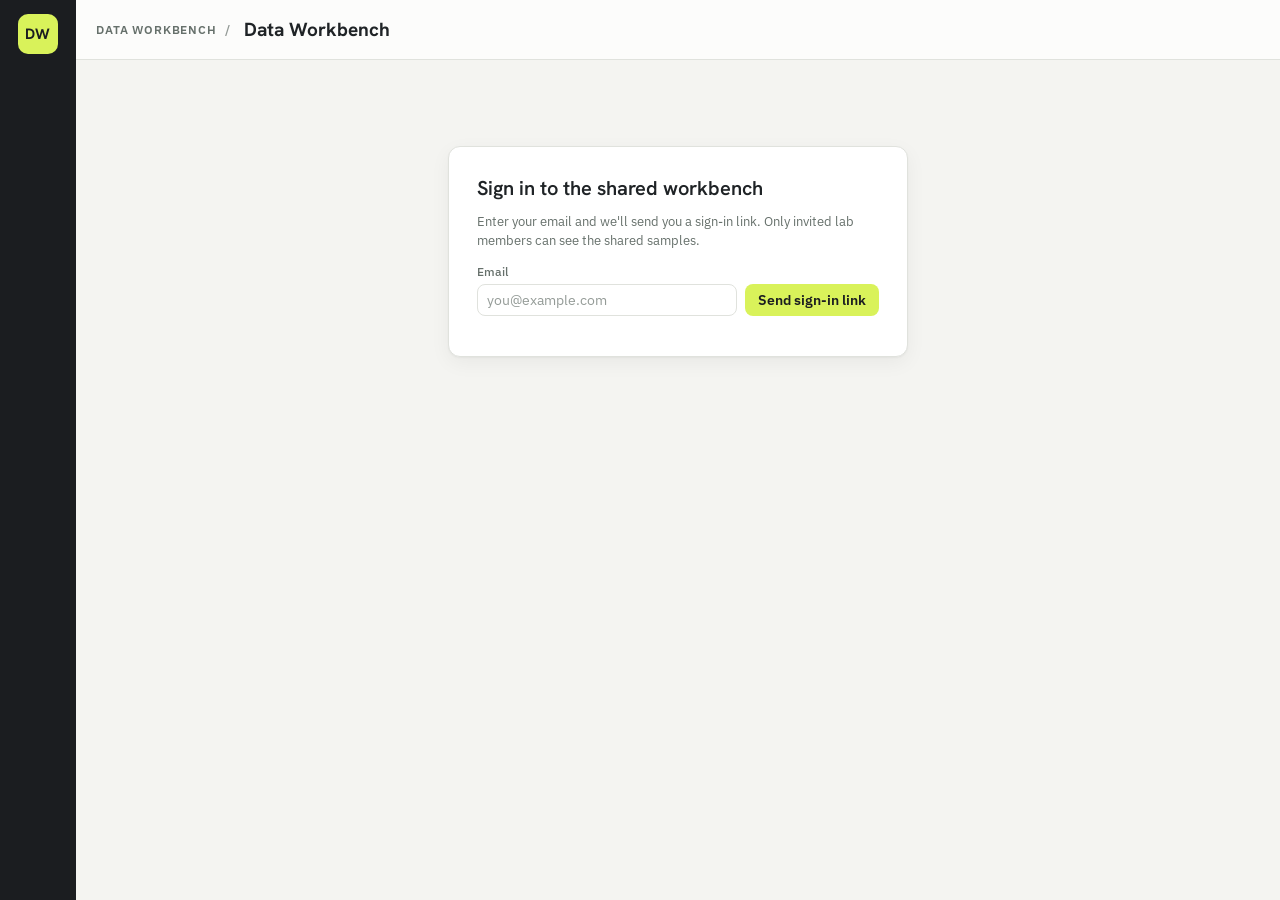
<file: index.html>
<!DOCTYPE html>
<html lang="en">
<head>
<meta charset="utf-8">
<meta name="viewport" content="width=device-width, initial-scale=1">
<title>Data Workbench</title>
<link rel="preconnect" href="https://fonts.googleapis.com">
<link href="https://fonts.googleapis.com/css2?family=Hanken+Grotesk:wght@600;700&family=IBM+Plex+Mono:wght@400;500&family=IBM+Plex+Sans:wght@400;500;600&display=swap" rel="stylesheet">
<style>
/* Hybrid design system: dark tool rail, light analytical canvas, modular panels, lime active states.
   Lime is only ever a fill behind dark text (active item, primary action, selection), never text on white. */
:root {
  --bg: #f4f4f1; --surface: #ffffff; --sunken: #f7f7f4; --ink: #1f2326; --muted: #66706b; --line: #e0e2dd; --grid: #ecedea;
  --accent: #3f6b5c; --accent-ink: #ffffff; --accent-soft: #e8efea; --bad: #b3261e;
  --lime: #d9f25a; --lime-ink: #1b1d20; --lime-soft: #f2f7dc; --sage: #e7ece8; --sage-ink: #4b5a52;
  --rail: #1b1d20; --rail-2: #26292d; --rail-3: #32363b; --rail-ink: #b8bdb9;
  --warn: #8a5a00; --warn-bg: #fff1d6;
  --s1: #4e7867; --s2: #7d9a12; --s3: #2a78d6; --s4: #d08a1a; --s5: #c4527f; --s6: #1b8a5a; --s7: #6250d6; --s8: #d64545;
  --display: "Hanken Grotesk", "IBM Plex Sans", system-ui, sans-serif;
  --body: "IBM Plex Sans", system-ui, -apple-system, "Segoe UI", sans-serif;
  --mono: "IBM Plex Mono", ui-monospace, "SF Mono", Menlo, Consolas, monospace;
  --ctl: 32px; --ctl-sm: 28px; --r: 8px; --r-lg: 12px; --railw: 76px;
  --shadow-sm: 0 1px 2px rgba(20, 24, 22, .05); --shadow-md: 0 1px 2px rgba(20, 24, 22, .04), 0 6px 20px rgba(20, 24, 22, .05);
  --hover: color-mix(in srgb, var(--accent) 5%, var(--surface)); --ring: color-mix(in srgb, var(--accent) 30%, transparent);
}
@media (prefers-color-scheme: dark) {
  :root:not([data-theme="light"]) {
    color-scheme: dark;
    --bg: #111315; --surface: #1a1d20; --sunken: #15171a; --ink: #ebece8; --muted: #9aa39e; --line: #2d3135; --grid: #24282c;
    --accent: #c9e35a; --accent-ink: #15171a; --accent-soft: #262d1c; --bad: #f2867e;
    --lime: #d4ee55; --lime-ink: #15171a; --lime-soft: #2a3218; --sage: #23282a; --sage-ink: #b9c4bd;
    --rail: #0c0d0f; --rail-2: #1d2024; --rail-3: #2a2e33; --rail-ink: #b8bdb9;
    --warn: #f0c46c; --warn-bg: #3a2e14;
    --s1: #8fb8a6; --s2: #c9e35a; --s3: #3987e5; --s4: #e8a33c; --s5: #d55181; --s6: #2fb380; --s7: #9085e9; --s8: #e66767;
    --shadow-sm: 0 1px 2px rgba(0, 0, 0, .3); --shadow-md: 0 1px 3px rgba(0, 0, 0, .35), 0 6px 18px rgba(0, 0, 0, .25);
  }
}
:root[data-theme="dark"] {
  color-scheme: dark;
  --bg: #111315; --surface: #1a1d20; --sunken: #15171a; --ink: #ebece8; --muted: #9aa39e; --line: #2d3135; --grid: #24282c;
  --accent: #c9e35a; --accent-ink: #15171a; --accent-soft: #262d1c; --bad: #f2867e;
  --lime: #d4ee55; --lime-ink: #15171a; --lime-soft: #2a3218; --sage: #23282a; --sage-ink: #b9c4bd;
  --rail: #0c0d0f; --rail-2: #1d2024; --rail-3: #2a2e33; --rail-ink: #b8bdb9;
  --warn: #f0c46c; --warn-bg: #3a2e14;
  --s1: #8fb8a6; --s2: #c9e35a; --s3: #3987e5; --s4: #e8a33c; --s5: #d55181; --s6: #2fb380; --s7: #9085e9; --s8: #e66767;
  --shadow-sm: 0 1px 2px rgba(0, 0, 0, .3); --shadow-md: 0 1px 3px rgba(0, 0, 0, .35), 0 6px 18px rgba(0, 0, 0, .25);
}
* { box-sizing: border-box; }
html, body { height: 100%; margin: 0; }
body { background: var(--bg); color: var(--ink); font: 14px/1.45 var(--body); display: grid; grid-template-columns: var(--railw) minmax(0, 1fr); grid-template-rows: auto minmax(0, 1fr); }
body > :not(.rail) { grid-column: 2; }
button, input, select, textarea { font: inherit; color: inherit; }
:focus-visible { outline: 2px solid var(--accent); outline-offset: 1px; }

.top { display: flex; flex-wrap: wrap; align-items: center; justify-content: space-between; gap: 10px 16px; padding: 10px 16px; margin-bottom: 14px; background: var(--surface); border-bottom: 1px solid var(--line); box-shadow: var(--shadow-sm); position: relative; z-index: 4; }
.mark { width: 26px; height: 26px; flex: none; align-self: center; color: var(--accent); }
.brand { display: flex; align-items: center; gap: 12px; flex-wrap: wrap; }
h1 { font: 600 20px/1.1 var(--display); letter-spacing: .01em; margin: 0; }
.chip { font-size: 12px; line-height: 1.5; padding: 2px 9px; border-radius: 999px; background: var(--accent-soft); color: var(--accent); font-weight: 500; }
.actions, .row { display: flex; flex-wrap: wrap; gap: 8px; align-items: center; }
.btn { display: inline-flex; align-items: center; justify-content: center; gap: 6px; height: var(--ctl); padding: 0 12px; border: 1px solid var(--line); border-radius: var(--r); background: var(--surface); box-shadow: var(--shadow-sm); cursor: pointer; font-weight: 500; white-space: nowrap; transition: background-color .12s, border-color .12s, color .12s; }
.btn:hover { border-color: color-mix(in srgb, var(--accent) 55%, var(--line)); background: var(--hover); color: var(--accent); }
.btn:active { transform: translateY(1px); }
.btn.primary { background: var(--accent); color: var(--accent-ink); border-color: var(--accent); }
.btn.primary:hover { background: color-mix(in srgb, var(--accent) 86%, var(--ink)); border-color: transparent; color: var(--accent-ink); }
.btn.small { height: var(--ctl-sm); padding: 0 9px; font-size: 13px; }
.btn.icon { width: var(--ctl-sm); padding: 0; font-size: 15px; }
.vsep { width: 1px; align-self: stretch; margin: 2px 2px; background: var(--line); }
.view-samples .bench-only, .view-samples main, .view-bench .samples-only, .view-bench #samplesView { display: none !important; }
.view-combine .samples-only, .view-combine .bench-only, .view-combine main, .view-combine #samplesView { display: none !important; }
.view-combine #btnBack { display: inline-flex !important; }
body:not(.view-combine) #combineView { display: none; }
#combineView { margin: 0 16px 16px; box-shadow: var(--shadow-md); }
#cChart { position: relative; flex: 1; min-height: 340px; border: 1px solid var(--line); border-radius: var(--r-lg); overflow: hidden; background: var(--surface); }
#cChartIn { position: absolute; inset: 0; }
.reg td.sel, .reg th.sel { min-width: 0; text-align: center; padding: 2px 8px; }
.reg td.sel input { width: 18px; height: 18px; accent-color: var(--accent); cursor: pointer; vertical-align: middle; }
#samplesView { margin: 0 16px 16px; box-shadow: var(--shadow-md); }
#samplesView .tablewrap { background: var(--surface); }
.reg tbody tr:hover td { background: var(--hover); }
.state { font-size: 12px; color: var(--muted); }
.state.bad { color: var(--bad); }
table.reg { font-family: var(--body); width: 100%; }
.reg .btn, .reg .dims, .reg .rn { font-family: var(--body); }
.reg thead tr.groups th { position: static; font: 600 11px var(--body); letter-spacing: .06em; text-transform: uppercase; color: var(--muted); background: var(--sunken); padding: 6px 10px; min-width: 0; }
.reg thead th { min-width: 160px; padding: 4px; }
.reg thead th.ck, .reg td.ck { min-width: 136px; text-align: center; }
.reg thead th.narrow, .reg td.narrow { min-width: 0; white-space: nowrap; }
.reg input[type="text"] { width: 100%; border: 1px solid transparent; background: transparent; border-radius: 4px; padding: 4px 6px; font-size: 14px; }
.reg thead input[type="text"] { font-weight: 600; }
.reg th.ck input[type="text"] { text-align: center; }
.reg input[type="text"]:hover, .reg input[type="text"]:focus { border-color: var(--line); background: var(--sunken); }
.reg td { text-align: left; padding: 2px 4px; max-width: none; height: 36px; overflow: visible; }
.reg td.ck input { width: 18px; height: 18px; accent-color: var(--accent); cursor: pointer; vertical-align: middle; }
.reg td.narrow { padding: 2px 8px; }
.reg .dims { color: var(--muted); font-size: 12px; margin-left: 8px; }
.save-only { display: none; }
.can-save .save-only { display: inline-flex; }

main { display: grid; grid-template-columns: minmax(0, 1fr) minmax(0, 1.15fr); gap: 12px; padding: 0 16px 16px; min-height: 0; }
.pane { background: var(--surface); border: 1px solid var(--line); border-radius: var(--r-lg); box-shadow: var(--shadow-md); display: flex; flex-direction: column; min-height: 0; min-width: 0; overflow: hidden; }
.panebar { display: flex; flex-wrap: wrap; align-items: center; gap: 6px; padding: 8px 10px; background: var(--surface); border-bottom: 1px solid var(--line); }
.panebar .grow { flex: 1; color: var(--muted); font-size: 13px; font-variant-numeric: tabular-nums; white-space: nowrap; }
.panebar .vsep { margin: 4px 0; }
label.check { display: inline-flex; align-items: center; gap: 5px; font-size: 13px; color: var(--muted); cursor: pointer; }

.tablewrap { overflow: auto; flex: 1; min-height: 0; background: var(--sunken); }
table.grid { border-collapse: separate; border-spacing: 0; font-family: var(--mono); font-size: 13px; font-variant-numeric: tabular-nums; }
.grid th, .grid td { border-right: 1px solid var(--line); border-bottom: 1px solid var(--line); }
.grid thead th { position: sticky; top: 0; z-index: 2; background: var(--surface); box-shadow: inset 0 -1px 0 var(--line); padding: 6px; vertical-align: top; text-align: left; font-weight: 400; min-width: 112px; }
.grid thead th.corner { left: 0; z-index: 3; min-width: 44px; }
.grid .rn { position: sticky; left: 0; z-index: 1; background: var(--surface); color: var(--muted); text-align: right; padding: 0 6px; min-width: 44px; font-weight: 400; font-size: 12px; white-space: nowrap; }
.grid .rn button { visibility: hidden; border: 0; background: none; color: var(--bad); cursor: pointer; padding: 0 0 0 4px; }
.grid tr:hover .rn button, .grid .rn button:focus-visible { visibility: visible; }
.grid td { background: var(--surface); padding: 4px 8px; text-align: right; min-width: 112px; max-width: 220px; white-space: nowrap; overflow: hidden; height: 27px; }
.grid td:focus { outline: 2px solid var(--accent); outline-offset: -2px; }
.grid tbody tr:nth-child(even) td:not(.calc):not(.selc) { background: color-mix(in srgb, var(--sunken) 55%, var(--surface)); }
.grid tbody tr:hover td:not(.selc) { background: var(--hover); }
.grid tbody tr:hover .rn { color: var(--ink); }
.grid td.txt { text-align: left; }
.grid td.calc { background: var(--sunken); color: var(--muted); }
.colhead { display: flex; flex-direction: column; gap: 4px; }
.colhead .line1 { display: flex; align-items: center; gap: 4px; cursor: pointer; border-radius: 4px; margin: -2px; padding: 2px; user-select: none; }
.colhead .line1:hover { background: var(--accent-soft); }
.grid thead th.selc { background: var(--accent-soft); box-shadow: inset 0 2px 0 var(--accent); }
.grid td.selc, .grid td.calc.selc { background: var(--accent-soft); color: var(--ink); }
table.grid.reg, .grid.reg input[type="text"] { font-family: var(--body); }
.grid.reg thead th { min-width: 160px; }
.grid.reg thead th.ck { min-width: 136px; }
.grid.reg thead th.narrow, .grid.reg thead th.sel, .grid.reg thead tr.groups th { min-width: 0; }
.menu { position: relative; }
.menu summary { list-style: none; user-select: none; }
.menu summary::-webkit-details-marker { display: none; }
.menu summary::after { content: "▾"; margin-left: 2px; color: var(--muted); }
.menu[open] summary { border-color: var(--accent); }
.menulist { position: absolute; right: 0; top: calc(100% + 4px); z-index: 6; min-width: 100%; background: var(--surface); border: 1px solid var(--line); border-radius: 8px; padding: 4px; display: flex; flex-direction: column; box-shadow: 0 6px 18px rgba(10, 14, 20, .18); }
.menulist button { border: 0; background: none; text-align: left; padding: 7px 10px; border-radius: 5px; cursor: pointer; white-space: nowrap; font-size: 13px; }
.menulist button:hover, .menulist button:focus-visible { background: var(--accent-soft); color: var(--accent); }
.seqpanel { padding: 10px; border-bottom: 1px solid var(--line); display: flex; flex-direction: column; gap: 8px; }
.seqpanel[hidden] { display: none; }
.seqcols { display: flex; flex-wrap: wrap; gap: 12px 28px; align-items: flex-start; }
.seqpanel .lbl { font-size: 12px; color: var(--muted); margin-bottom: 4px; }
.seqsteps { list-style: none; margin: 0; padding: 0; display: flex; flex-direction: column; gap: 2px; min-width: 220px; }
.seqsteps li { display: flex; align-items: center; gap: 4px; padding: 2px 6px; border: 1px solid var(--line); border-radius: 6px; background: var(--surface); }
.seqsteps li.off { border-style: dashed; background: none; }
.seqsteps li .sp { flex: 1; }
.seqsteps label.check { color: var(--ink); }
.seqsteps .iconbtn { font-size: 14px; }
.seqsteps .iconbtn:disabled { opacity: .3; cursor: default; }
.btn:disabled { opacity: .45; cursor: default; }
.btn:disabled:hover { border-color: var(--line); }
.seq-mode #btnAddRow, .seq-mode #btnAddCol, .seq-mode label[for="fileInput"], .seq-mode #btnPaste, .seq-mode #btnNew { display: none !important; }
.seq-mode .colhead input { cursor: default; }
.axisrow { gap: 6px 14px; }
.axgroup { display: inline-flex; align-items: flex-end; gap: 6px; flex-wrap: wrap; }
.axlbl { font: 600 12px/var(--ctl) var(--body); color: var(--ink); min-width: 48px; }
.field input.num { width: 68px; }
.note.bad:empty { display: none; }
.maskbar { display: flex; flex-wrap: wrap; align-items: center; gap: 8px 12px; }
.maskchips { display: flex; flex-wrap: wrap; align-items: center; gap: 4px 6px; max-height: 92px; overflow: auto; }
.mchip { display: inline-flex; align-items: center; gap: 2px; font: 12px var(--mono); border: 1px dashed var(--line); border-radius: 999px; padding: 1px 4px 1px 8px; color: var(--muted); }
.dlgchecks { display: flex; flex-direction: column; gap: 6px; max-height: 260px; overflow: auto; margin-top: 8px; }
.dlgchecks label.check { color: var(--ink); font-size: 14px; }
.dlgchecks input:disabled + * , .dlgchecks label:has(input:disabled) { color: var(--muted); }
.selinfo { padding: 5px 10px; font-size: 12px; color: var(--accent); background: var(--accent-soft); border-bottom: 1px solid var(--line); }
.colhead .ltr { font: 600 11px/18px var(--body); min-width: 20px; text-align: center; background: var(--accent-soft); color: var(--accent); border-radius: 5px; padding: 0 6px; }
.colhead .sp { flex: 1; }
.iconbtn { border: 0; background: none; cursor: pointer; color: var(--muted); padding: 0 4px; border-radius: 4px; font: 500 12px var(--body); }
.iconbtn:hover { color: var(--accent); background: var(--accent-soft); }
.colhead input { width: 100%; border: 1px solid transparent; background: transparent; border-radius: 4px; padding: 1px 4px; font: 600 13px var(--body); }
.colhead input.unit { font-weight: 400; color: var(--muted); font-size: 12px; }
.colhead input:hover, .colhead input:focus { border-color: var(--line); background: var(--sunken); }
.colhead .fx { font: 12px var(--mono); color: var(--accent); white-space: nowrap; overflow: hidden; text-overflow: ellipsis; max-width: 200px; }
.colhead .err { font: 12px var(--body); color: var(--bad); white-space: normal; max-width: 200px; }
.pager { display: flex; align-items: center; gap: 8px; padding: 6px 10px; border-top: 1px solid var(--line); font-size: 13px; color: var(--muted); }
.pager:empty { display: none; }

.tabs { display: flex; gap: 4px; padding: 6px 10px 0; background: var(--surface); border-bottom: 1px solid var(--line); overflow-x: auto; }
.tabs button { border: 0; background: none; padding: 9px 14px; margin-bottom: -1px; cursor: pointer; font: 600 15px var(--display); color: var(--muted); border-bottom: 2px solid transparent; border-radius: 6px 6px 0 0; white-space: nowrap; transition: color .12s, background-color .12s; }
.tabs button:hover { color: var(--ink); background: var(--sunken); }
.tabs button[aria-selected="true"] { color: var(--accent); border-bottom-color: var(--accent); background: none; }
.tabpanel { flex: 1; min-height: 0; overflow: auto; padding: 14px; display: flex; flex-direction: column; gap: 14px; }
.card { border: 1px solid var(--line); border-radius: var(--r-lg); background: var(--sunken); padding: 10px 12px 12px; display: flex; flex-direction: column; gap: 8px; flex: none; }
.cardhead { font: 600 11px var(--body); letter-spacing: .06em; text-transform: uppercase; color: var(--muted); margin: 0; }
.tabpanel[hidden] { display: none; }
.controls { display: flex; flex-wrap: wrap; gap: 8px 12px; align-items: end; }
.field { display: flex; flex-direction: column; gap: 4px; font-size: 12px; font-weight: 500; color: var(--muted); min-width: 0; }
.field.wide { flex: 1 1 220px; }
.field input[type="text"], .field select, textarea, .dlginput, .authcard input[type="email"] { border: 1px solid var(--line); border-radius: var(--r); background: var(--surface); padding: 5px 9px; font-size: 14px; font-weight: 400; color: var(--ink); min-width: 0; max-width: 100%; transition: border-color .12s, box-shadow .12s; }
.field input[type="text"], .field select, .dlginput, .authcard input[type="email"] { height: var(--ctl); }
.field input[type="text"]:hover, .field select:hover, textarea:hover { border-color: color-mix(in srgb, var(--accent) 40%, var(--line)); }
.field input[type="text"]:focus, .field select:focus, textarea:focus, .dlginput:focus, .authcard input[type="email"]:focus { outline: none; border-color: var(--accent); box-shadow: 0 0 0 3px var(--ring); }
.field input::placeholder, textarea::placeholder { color: color-mix(in srgb, var(--muted) 70%, transparent); }
input[type="checkbox"] { accent-color: var(--accent); }
.field input.mono, textarea, pre { font-family: var(--mono); font-size: 13px; }
.ychips { display: flex; flex-wrap: wrap; gap: 6px; }
.ychips label { display: inline-flex; align-items: center; gap: 5px; border: 1px solid var(--line); border-radius: 999px; padding: 3px 11px 3px 7px; font-size: 13px; cursor: pointer; color: var(--ink); background: var(--surface); transition: border-color .12s, background-color .12s; }
.ychips label:hover { border-color: color-mix(in srgb, var(--accent) 55%, var(--line)); }
.ychips label:has(input:checked) { border-color: var(--accent); background: var(--accent-soft); }
.sw { width: 10px; height: 10px; border-radius: 2px; display: inline-block; }
#chartIn { position: absolute; inset: 0; }
#chart { position: relative; flex: 1; min-height: 320px; border: 1px solid var(--line); border-radius: var(--r-lg); overflow: hidden; background: var(--surface); }
.note { color: var(--muted); font-size: 13px; max-width: 70ch; margin: 0; }
.note.bad { color: var(--bad); }
h2 { font: 600 15px var(--display); margin: 0; }
.out { display: flex; flex-direction: column; gap: 10px; }
.scroll { overflow-x: auto; }
table.res { border-collapse: collapse; font-size: 13px; font-variant-numeric: tabular-nums; }
.res th, .res td { padding: 4px 10px; border-bottom: 1px solid var(--line); text-align: right; white-space: nowrap; }
.res th { color: var(--muted); font-weight: 500; font-size: 12px; background: var(--sunken); }
.res tbody tr:hover td { background: var(--hover); }
.res th:first-child, .res td:first-child { text-align: left; }
.eq { font: 14px var(--mono); background: var(--sunken); border: 1px solid var(--line); border-left: 3px solid var(--accent); border-radius: var(--r); padding: 8px 10px; overflow-x: auto; white-space: nowrap; }
.kv { display: flex; flex-wrap: wrap; gap: 6px 18px; font-size: 13px; }
.kv b { font-weight: 600; font-variant-numeric: tabular-nums; }
.kv span { color: var(--muted); }
pre { margin: 0; background: var(--sunken); border: 1px solid var(--line); border-radius: 6px; padding: 10px; overflow: auto; max-height: 300px; white-space: pre; }
details summary { cursor: pointer; color: var(--accent); font-weight: 500; }
.ref { display: grid; grid-template-columns: max-content 1fr; gap: 3px 14px; font-size: 13px; margin-top: 8px; }
.ref code { font-family: var(--mono); }
.flist { display: flex; flex-direction: column; gap: 6px; }
.flist .item { display: flex; align-items: center; gap: 8px; border: 1px solid var(--line); border-radius: 6px; padding: 5px 8px; }
.flist .item code { font-family: var(--mono); flex: 1; overflow: hidden; text-overflow: ellipsis; white-space: nowrap; }
ol.routes { margin: 0; padding-left: 20px; display: flex; flex-direction: column; gap: 8px; max-width: 72ch; }
dialog { border: 1px solid var(--line); border-radius: 14px; box-shadow: 0 20px 50px rgba(10, 14, 20, .3); padding: 20px; background: var(--surface); color: var(--ink); width: min(640px, calc(100vw - 32px)); }
dialog::backdrop { background: rgba(10, 14, 20, .45); backdrop-filter: blur(2px); }
dialog h2 { margin-bottom: 8px; }
dialog textarea { width: 100%; height: 220px; resize: vertical; }
dialog .row { justify-content: flex-end; margin-top: 12px; }
#toast { position: fixed; left: 50%; bottom: 20px; transform: translateX(-50%); background: var(--ink); color: var(--surface); padding: 9px 16px; border-radius: 999px; font-size: 13px; font-weight: 500; box-shadow: var(--shadow-md); opacity: 0; pointer-events: none; transition: opacity .15s, transform .15s; max-width: calc(100vw - 32px); z-index: 10; }
#toast.show { opacity: 1; transform: translateX(-50%) translateY(-4px); }
body.drag::after { content: "Drop the file to import it"; position: fixed; inset: 12px; border: 2px dashed var(--accent); border-radius: 12px; background: color-mix(in srgb, var(--surface) 85%, transparent); display: grid; place-items: center; font: 600 20px var(--display); z-index: 20; }
@media (max-width: 900px) {
  html, body { height: auto; }
  body { display: block; }
  main { grid-template-columns: minmax(0, 1fr); }
  .tablewrap { max-height: 60vh; }
  #chart { min-height: 340px; flex: none; height: 380px; }
  .top { padding: 10px 12px; }
  .top .chip:not(#dsChip) { white-space: normal; }
}
[hidden] { display: none !important; }
.sheettabs { display: flex; align-items: flex-end; gap: 2px; padding: 6px 8px 0; border-bottom: 1px solid var(--line); overflow-x: auto; background: var(--sunken); }
.sheettabs:empty { display: none; }
.sheettabs button[role="tab"] { border: 1px solid transparent; border-bottom: 0; background: none; padding: 7px 14px; cursor: pointer; font: 600 13px var(--body); color: var(--muted); border-radius: 6px 6px 0 0; white-space: nowrap; margin-bottom: -1px; }
.sheettabs button[role="tab"]:hover { color: var(--ink); }
.sheettabs button[aria-selected="true"] { background: var(--surface); color: var(--ink); border-color: var(--line); box-shadow: inset 0 2px 0 var(--accent); }
.sheettabs .add { border: 0; background: none; color: var(--accent); font: 500 13px var(--body); padding: 6px 10px; cursor: pointer; white-space: nowrap; }
.sheettabs .sp { flex: 1; }
.sheettabs .iconbtn { margin-bottom: 4px; white-space: nowrap; }
.dlginput { width: 100%; }
a.btn { text-decoration: none; color: inherit; }
.chip.sbx { background: #f6d8a8; color: #5a3a00; font-weight: 600; }
.who { font-size: 12px; color: var(--muted); }
.authcard { align-self: start; max-width: 460px; width: calc(100% - 32px); margin: 8vh auto 40px; background: var(--surface); border: 1px solid var(--line); border-radius: 14px; box-shadow: var(--shadow-md); padding: 28px; display: flex; flex-direction: column; gap: 12px; }
.authcard[hidden] { display: none; }
.authcard form { align-items: end; }
.authcard input[type="email"] { width: 100%; }
.authcard h2 { font-size: 20px; }
body.view-auth main, body.view-auth #samplesView, body.view-auth .actions { display: none !important; }
@media (prefers-reduced-motion: reduce) { #toast, .btn, .tabs button, .ychips label, .field input, .field select { transition: none; } .btn:active { transform: none; } }

/* ---------- Hybrid design system: shell ---------- */
.rail { grid-column: 1; grid-row: 1 / -1; position: sticky; top: 0; height: 100vh; z-index: 5; background: var(--rail); display: flex; flex-direction: column; align-items: center; gap: 6px; padding: 14px 8px; overflow-y: auto; }
.rail-logo { width: 40px; height: 40px; flex: none; border-radius: 10px; background: var(--lime); color: var(--lime-ink); display: grid; place-items: center; font: 700 15px var(--display); letter-spacing: .02em; margin-bottom: 12px; }
.rail-sep { width: 32px; height: 1px; background: var(--rail-3); margin: 6px 0; flex: none; }
.rail-btn { width: 60px; flex: none; border: 0; border-radius: 10px; background: var(--rail-2); color: var(--rail-ink); cursor: pointer; display: flex; flex-direction: column; align-items: center; gap: 3px; padding: 8px 2px 7px; font: 500 10.5px/1.1 var(--body); transition: background-color .12s, color .12s; }
.rail-btn svg { width: 21px; height: 21px; fill: none; stroke: currentColor; stroke-width: 1.7; stroke-linecap: round; stroke-linejoin: round; }
.rail-btn:hover:not(:disabled) { background: var(--rail-3); color: #fff; }
.rail-btn.on, .rail-btn.on:hover:not(:disabled) { background: var(--lime); color: var(--lime-ink); font-weight: 600; }
body[class] #btnBack { display: none !important; }
.top .brand { flex: 1 1 0; min-width: 0; flex-wrap: nowrap; }
.top .actions { flex: none; }
.top h1, .top .chip, .top .state { white-space: nowrap; overflow: hidden; text-overflow: ellipsis; min-width: 0; }
.top h1 { flex: 0 0 auto; max-width: 36ch; }
.top #dsChip { flex: none; }
.top .chip { flex: 0 1 auto; min-width: 80px; }
.top .state { flex: 0 4 auto; min-width: 90px; display: inline-block; }
.top .state::before { display: inline-block; margin-right: 6px; vertical-align: 1px; }
.top .state:empty { display: none; }
.crumb { flex: none; }
.grid td, .grid thead th { min-width: 104px; }
.rail-btn:disabled { opacity: .32; cursor: default; }
.rail-btn:focus-visible { outline: 2px solid var(--lime); outline-offset: 2px; }
body.view-auth .rail-btn, body.view-auth .rail-sep { display: none; }

.top { background: color-mix(in srgb, var(--surface) 70%, var(--bg)); box-shadow: none; padding: 10px 20px; min-height: 60px; }
.crumb { font: 600 12px var(--body); letter-spacing: .07em; text-transform: uppercase; color: var(--muted); white-space: nowrap; }
.crumb span { margin: 0 2px 0 4px; opacity: .7; }
h1 { font: 700 19px/1.15 var(--display); letter-spacing: 0; }
.state { display: inline-flex; align-items: center; gap: 6px; background: var(--sage); color: var(--sage-ink); border-radius: 999px; padding: 3px 11px 3px 9px; font-weight: 500; }
.state::before { content: ""; width: 7px; height: 7px; border-radius: 50%; background: currentColor; opacity: .75; }
.state:empty { display: none; }
.state.bad { background: var(--warn-bg); color: var(--warn); }
.who { display: none !important; }
.avatar { width: 32px; height: 32px; border-radius: 8px; background: var(--rail); color: #fff; display: inline-grid; place-items: center; font: 600 12px var(--body); letter-spacing: .03em; cursor: default; }
:root[data-theme="dark"] .avatar { background: var(--rail-3); }
@media (prefers-color-scheme: dark) { :root:not([data-theme="light"]) .avatar { background: var(--rail-3); } }
.chip { background: var(--sage); color: var(--sage-ink); border-radius: 6px; }
.chip.sbx { background: var(--warn-bg); color: var(--warn); }

/* panels */
.pane { border-color: var(--line); box-shadow: var(--shadow-md); }
#samplesView, #combineView { margin: 0 20px 20px; }
main { padding: 0 20px 20px; gap: 16px; }
.panebar { padding: 10px 12px; }

/* buttons: primary = lime fill + graphite text; hover stays graphite */
.btn { border-color: var(--line); box-shadow: none; }
.btn:hover { background: var(--sunken); border-color: color-mix(in srgb, var(--ink) 25%, var(--line)); color: var(--ink); }
.btn.primary { background: var(--lime); color: var(--lime-ink); border-color: transparent; font-weight: 600; }
.btn.primary:hover { background: color-mix(in srgb, var(--lime) 88%, var(--ink)); color: var(--lime-ink); }
.menulist button:hover, .menulist button:focus-visible { background: var(--sage); color: var(--ink); }
.menu[open] summary { border-color: var(--ink); }
.sheettabs .add, details summary { color: var(--accent); }

/* tabs: graphite text, lime bar under the active one */
.tabs { gap: 2px; }
.tabs button { font: 600 14px var(--display); letter-spacing: .01em; }
.tabs button[aria-selected="true"] { color: var(--ink); border-bottom: 3px solid var(--lime); }
.sheettabs { background: var(--sunken); }
.sheettabs button[aria-selected="true"] { box-shadow: inset 0 3px 0 var(--lime); }

/* fields + chips */
.field input[type="text"]:focus, .field select:focus, textarea:focus, .dlginput:focus, .authcard input[type="email"]:focus { border-color: var(--ink); box-shadow: 0 0 0 3px color-mix(in srgb, var(--lime) 65%, transparent); }
:focus-visible { outline-color: var(--ink); }
.ychips label:has(input:checked) { border-color: transparent; background: var(--lime); color: var(--lime-ink); }
.ychips label:hover { border-color: color-mix(in srgb, var(--ink) 30%, var(--line)); }
input[type="checkbox"] { accent-color: var(--ink); }
.card { background: var(--sunken); border-color: var(--line); }

/* worksheet grid: sage headers, lime selection */
.grid thead th { background: var(--sage); }
.grid thead th.corner { background: var(--sage); }
.colhead .ltr { background: var(--rail); color: #fff; }
.colhead .line1:hover { background: color-mix(in srgb, var(--ink) 7%, transparent); }
.colhead .fx { color: var(--accent); }
.colhead .err { color: var(--warn); background: var(--warn-bg); border-radius: 5px; padding: 2px 6px; }
.grid thead th.selc { background: var(--lime); box-shadow: none; }
.grid thead th.selc .ltr { background: var(--lime-ink); }
.grid td.selc, .grid td.calc.selc { background: var(--lime-soft); color: var(--ink); }
.grid td.calc { background: color-mix(in srgb, var(--sage) 45%, var(--surface)); }
.grid td:focus { outline-color: var(--ink); }
.grid tbody tr:hover td:not(.selc) { background: var(--sunken); }
.selinfo { background: var(--lime-soft); color: var(--ink); }
.reg tbody tr:has(td.sel input:checked) td { background: var(--lime-soft); }
.reg thead tr.groups th { background: var(--surface); }

/* code + results: dark graphite blocks */
.eq, pre { background: var(--rail); color: #e9ece6; border-color: var(--rail); border-left: 0; }
.eq { border-left: 4px solid var(--lime); }
.note.bad { color: var(--warn); }
.note.bad:not(:empty) { background: var(--warn-bg); border-radius: var(--r); padding: 7px 11px; max-width: none; }
.note.bad:not(:empty)::before { content: "▲ "; font-size: 11px; }
#toast { background: var(--rail); color: #fff; border-radius: var(--r); }
dialog { border-radius: var(--r-lg); }
.authcard { border-radius: var(--r-lg); }

/* tablet / phone: the rail becomes a bottom bar */
@media (max-width: 900px) {
  body { padding-bottom: 68px; }
  .rail { position: fixed; top: auto; bottom: 0; left: 0; right: 0; height: 64px; flex-direction: row; justify-content: space-around; padding: 6px 4px calc(6px + env(safe-area-inset-bottom)); gap: 2px; overflow: visible; }
  .rail-logo, .rail-sep { display: none; }
  .rail-btn { width: auto; flex: 1 1 0; max-width: 72px; background: none; padding: 6px 0 5px; font-size: 10px; }
  #samplesView, #combineView { margin: 0 12px 12px; }
  main { padding: 0 12px 12px; }
  .rail-btn:disabled { display: none; }
  .top .brand { flex-wrap: wrap; }
  .top h1, .top .chip, .top .state { white-space: normal; }
  .crumb { display: none; }
}
@media (prefers-reduced-motion: reduce) { .rail-btn { transition: none; } }
</style>
</head>
<body class="view-samples">
<nav class="rail" id="rail" aria-label="Main">
  <span class="rail-logo" aria-hidden="true">DW</span>
  <button class="rail-btn" type="button" data-go="samples"><svg viewBox="0 0 24 24" aria-hidden="true"><rect x="4" y="3.5" width="16" height="17" rx="2.5"/><path d="M8 8.5h8M8 12h8M8 15.5h5"/></svg><span>Samples</span></button>
  <button class="rail-btn" type="button" data-go="combine"><svg viewBox="0 0 24 24" aria-hidden="true"><path d="M4 19.5h16"/><path d="m5 15 4-5 4 3 6-7"/><path d="m5 18 5-3 4 1 5-4" opacity=".55"/></svg><span>Compare</span></button>
  <span class="rail-sep" aria-hidden="true"></span>
  <button class="rail-btn" type="button" data-go="sheet"><svg viewBox="0 0 24 24" aria-hidden="true"><rect x="3.5" y="4.5" width="17" height="15" rx="2"/><path d="M3.5 9.5h17M3.5 14.5h17M9.5 4.5v15"/></svg><span>Worksheet</span></button>
  <button class="rail-btn" type="button" data-go="plot"><svg viewBox="0 0 24 24" aria-hidden="true"><path d="M4 4v16h16"/><path d="m7.5 15 3.5-4.5 3 2.5 5-6.5"/></svg><span>Plot</span></button>
  <button class="rail-btn" type="button" data-go="formula"><svg viewBox="0 0 24 24" aria-hidden="true"><path d="M14 4.5h-1.5A2.5 2.5 0 0 0 10 7v10a2.5 2.5 0 0 1-2.5 2.5H6M7 10.5h6.5"/><path d="m14.5 12.5 5 6M19.5 12.5l-5 6"/></svg><span>Formulas</span></button>
  <button class="rail-btn" type="button" data-go="stats"><svg viewBox="0 0 24 24" aria-hidden="true"><path d="M4 20h16"/><rect x="5.5" y="11" width="3" height="6.5" rx=".8"/><rect x="10.5" y="6" width="3" height="11.5" rx=".8"/><rect x="15.5" y="9" width="3" height="8.5" rx=".8"/></svg><span>Statistics</span></button>
  <button class="rail-btn" type="button" data-go="origin"><svg viewBox="0 0 24 24" aria-hidden="true"><path d="M12 15V4M7.5 8.5 12 4l4.5 4.5"/><path d="M5 13.5v4A2.5 2.5 0 0 0 7.5 20h9a2.5 2.5 0 0 0 2.5-2.5v-4"/></svg><span>Origin</span></button>
</nav>
<header class="top">
  <div class="brand">
    <button class="btn small bench-only" id="btnBack" type="button">&larr; Samples</button>
    <span class="crumb">Data Workbench <span aria-hidden="true">/</span></span>
    <h1 id="viewTitle">Samples</h1>
    <span class="chip bench-only" id="dsChip" hidden>Example data</span>
    <span class="chip sbx" id="sbxChip" hidden>Sandbox: test copy, separate from the live site</span>
    <span class="state" id="saveState" role="status"></span>
  </div>
  <div class="actions">
    <span class="who samples-only" id="whoAmI" hidden></span>
    <span class="avatar" id="avatar" hidden></span>
    <button class="btn samples-only" id="btnCopyLive" type="button" hidden title="Replace the sandbox's test data with a copy of the live samples">Copy live data here</button>
    <button class="btn samples-only" id="btnPublishData" type="button" hidden title="Replace the live site's data with the sandbox's data (asks for the PIN)">Publish sandbox data to live</button>
    <a class="btn samples-only" id="lnkPublishCode" hidden target="_blank" rel="noopener" title="Opens GitHub, where Run workflow copies the sandbox's code to the live site">Publish code to live ↗</a>
    <button class="btn samples-only" id="btnRefresh" type="button" hidden>Refresh</button>
    <button class="btn samples-only" id="btnSignOut" type="button" hidden>Sign out</button>
    <button class="btn samples-only" id="btnCombine" type="button" title="Tick samples in the list, then plot them together">Plot selected</button>
    <button class="btn primary samples-only" id="btnAddSample" type="button">+ Add sample</button>
    <label class="btn primary bench-only" for="fileInput">Import file</label>
    <input type="file" id="fileInput" accept=".csv,.tsv,.txt,.dat,.xlsx,.xls,.ods" hidden>
    <button class="btn bench-only" id="btnPaste" type="button">Paste data</button>
    <button class="btn bench-only" id="btnNew" type="button">Empty table</button>
  </div>
</header>

<section class="pane" id="samplesView" aria-label="Samples">
  <div class="panebar">
    <span class="grow" id="regCount">Loading saved samples…</span>
    <span class="note">Click a column title to rename it.</span>
    <details class="menu"><summary class="btn small">Edit Sample information</summary>
      <div class="menulist"><button type="button" data-colop="info-add">Add column</button><button type="button" data-colop="info-del">Delete column</button></div></details>
    <details class="menu"><summary class="btn small">Edit Sample process</summary>
      <div class="menulist"><button type="button" data-colop="proc-add">Add column</button><button type="button" data-colop="proc-del">Delete column</button></div></details>
  </div>
  <div class="tablewrap"><table class="grid reg" id="reg"></table></div>
</section>

<section class="pane" id="combineView" aria-label="Combined plot of several samples">
  <div class="tabpanel">
    <div class="controls">
      <label class="field">Function
        <select id="cFn">
          <option value="overlap">Overlap: each sample as its own curve</option>
          <option value="merge">Merge: average the samples</option>
        </select></label>
      <label class="field" id="cGroupWrap">Average
        <select id="cGroup"></select></label>
      <label class="field">Sheet <select id="cSheet"></select></label>
      <label class="field">X column <select id="cX"></select></label>
      <label class="field">Y column <select id="cY"></select></label>
      <label class="field">Type
        <select id="cType">
          <option value="linesym">Line + symbol</option><option value="scatter">Scatter</option><option value="line">Line</option>
        </select></label>
      <label class="check"><input type="checkbox" id="cLogX"> log X</label>
      <label class="check"><input type="checkbox" id="cLogY"> log Y</label>
      <label class="check" id="cSDWrap"><input type="checkbox" id="cSD" checked> error bars (± SD)</label>
      <label class="check" id="cIndWrap"><input type="checkbox" id="cInd"> also show each sample</label>
    </div>
    <p class="note" id="cNote" style="max-width:none"></p>
    <div id="cChart" role="img" aria-label="Combined plot of the selected samples"><div id="cChartIn"></div></div>
      <section class="card" aria-label="Axis ranges"><h3 class="cardhead">Axes</h3>
        <div class="controls axisrow">
        <span class="axgroup"><span class="axlbl">X axis</span><label class="field">from <input type="text" class="num" inputmode="decimal" id="cAx_xmin" placeholder="auto" autocomplete="off"></label><label class="field">to <input type="text" class="num" inputmode="decimal" id="cAx_xmax" placeholder="auto" autocomplete="off"></label><label class="field">tick step <input type="text" class="num" inputmode="decimal" id="cAx_xstep" placeholder="auto" autocomplete="off"></label></span>
        <span class="axgroup"><span class="axlbl">Y axis</span><label class="field">from <input type="text" class="num" inputmode="decimal" id="cAx_ymin" placeholder="auto" autocomplete="off"></label><label class="field">to <input type="text" class="num" inputmode="decimal" id="cAx_ymax" placeholder="auto" autocomplete="off"></label><label class="field">tick step <input type="text" class="num" inputmode="decimal" id="cAx_ystep" placeholder="auto" autocomplete="off"></label></span>
        <button class="btn small" id="cAxReset" type="button" title="Empty all the boxes so the axes fit the data again">Auto scale</button>
      </div>
      <p class="note bad" id="cAxNote" role="status"></p>
      </section>
    <section class="card" aria-label="Labels and export"><h3 class="cardhead">Labels &amp; export</h3>
      <div class="controls">
      <label class="field wide">Title <input type="text" id="cTitle" placeholder="none"></label>
      <label class="field wide">X label <input type="text" id="cXL" placeholder="from column name"></label>
      <label class="field wide">Y label <input type="text" id="cYL" placeholder="from column name"></label>
      <button class="btn small" id="cCopyData" type="button">Copy plotted data</button>
      <button class="btn small" id="cCopyImg" type="button">Copy image</button>
      <button class="btn small save-only" id="cPng" type="button">Save PNG</button>
      <button class="btn small save-only" id="cSvg" type="button">Save SVG</button>
    </div>
      </section>
  </div>
</section>

<main>
  <section class="pane" aria-label="Worksheet">
    <nav class="sheettabs" id="sheetTabs" role="tablist" aria-label="Sheets in this sample"></nav>
    <div class="seqpanel" id="seqPanel" hidden></div>
    <div class="panebar">
      <span class="grow" id="dims"></span>
      <label class="check"><input type="checkbox" id="copyHeaders" checked> with headers</label>
      <button class="btn small icon" id="btnUndo" type="button" title="Undo the last change to this table (Ctrl+Z)" aria-label="Undo" disabled>↶</button>
      <button class="btn small icon" id="btnRedo" type="button" title="Redo (Ctrl+Y)" aria-label="Redo" disabled>↷</button>
      <span class="vsep" aria-hidden="true"></span>
      <button class="btn small" id="btnCopy" type="button">Copy table</button>
      <button class="btn small save-only" id="btnCsv" type="button">Save CSV</button>
      <button class="btn small" id="btnAddRow" type="button">+ Row</button>
      <button class="btn small" id="btnAddCol" type="button">+ Column</button>
    </div>
    <div class="selinfo" id="selInfo" role="status" hidden></div>
    <div class="tablewrap"><table class="grid" id="grid"></table></div>
    <div class="pager" id="pager"></div>
  </section>

  <section class="pane" aria-label="Analysis">
    <nav class="tabs" role="tablist">
      <button role="tab" data-tab="plot" aria-selected="true" type="button">Plot</button>
      <button role="tab" data-tab="formula" aria-selected="false" type="button">Formulas</button>
      <button role="tab" data-tab="stats" aria-selected="false" type="button">Statistics</button>
      <button role="tab" data-tab="origin" aria-selected="false" type="button">Origin</button>
    </nav>

    <div class="tabpanel" id="tab-plot" role="tabpanel">
      <div class="controls">
        <label class="field">Type
          <select id="pType">
            <option value="scatter">Scatter</option><option value="line">Line</option><option value="linesym">Line + symbol</option>
            <option value="bar">Column</option><option value="hist">Histogram</option><option value="box">Box plot</option>
          </select></label>
        <label class="field">X column <select id="pX"></select></label>
        <label class="field">Y error bars <select id="pErr"></select></label>
        <label class="check"><input type="checkbox" id="pLogX"> log X</label>
        <label class="check"><input type="checkbox" id="pLogY"> log Y</label>
        <label class="check"><input type="checkbox" id="pFit" checked> show fitted curve</label>
        <label class="check" id="pStepWrap" hidden><input type="checkbox" id="pStep" checked> colour each step</label>
      </div>
      <div class="field">Y columns<div class="ychips" id="pYs"></div></div>
      <div class="controls" id="pRightRow">
        <div class="field">Put on a second (right) Y axis<div class="ychips" id="pRight"></div></div>
        <label class="check"><input type="checkbox" id="pLogY2"> log right Y</label>
      </div>
      <div id="chart" role="img" aria-label="Plot of the selected columns"><div id="chartIn"></div></div>
      <section class="card" aria-label="Axis ranges"><h3 class="cardhead">Axes</h3>
        <div class="controls axisrow">
        <span class="axgroup"><span class="axlbl">X axis</span><label class="field">from <input type="text" class="num" inputmode="decimal" id="pAx_xmin" placeholder="auto" autocomplete="off"></label><label class="field">to <input type="text" class="num" inputmode="decimal" id="pAx_xmax" placeholder="auto" autocomplete="off"></label><label class="field">tick step <input type="text" class="num" inputmode="decimal" id="pAx_xstep" placeholder="auto" autocomplete="off"></label></span>
        <span class="axgroup"><span class="axlbl">Y axis</span><label class="field">from <input type="text" class="num" inputmode="decimal" id="pAx_ymin" placeholder="auto" autocomplete="off"></label><label class="field">to <input type="text" class="num" inputmode="decimal" id="pAx_ymax" placeholder="auto" autocomplete="off"></label><label class="field">tick step <input type="text" class="num" inputmode="decimal" id="pAx_ystep" placeholder="auto" autocomplete="off"></label></span>
        <span class="axgroup" id="pAxY2" hidden><span class="axlbl">Right Y</span><label class="field">from <input type="text" class="num" inputmode="decimal" id="pAx_y2min" placeholder="auto" autocomplete="off"></label><label class="field">to <input type="text" class="num" inputmode="decimal" id="pAx_y2max" placeholder="auto" autocomplete="off"></label></span>
        <button class="btn small" id="pAxReset" type="button" title="Empty all the boxes so the axes fit the data again">Auto scale</button>
      </div>
      <p class="note bad" id="pAxNote" role="status"></p>
      </section>
      <section class="card" aria-label="Labels and export"><h3 class="cardhead">Labels &amp; export</h3>
      <div class="controls">
        <label class="field wide">Title <input type="text" id="pTitle" placeholder="none"></label>
        <label class="field wide">X label <input type="text" id="pXL" placeholder="from column name"></label>
        <label class="field wide">Y label <input type="text" id="pYL" placeholder="from column name"></label>
        <label class="field wide" id="pYRWrap">Right Y label <input type="text" id="pYR" placeholder="from column name"></label>
        <button class="btn small" id="btnCopyImg" type="button">Copy image</button>
        <button class="btn small save-only" id="btnPng" type="button">Save PNG</button>
        <button class="btn small save-only" id="btnSvg" type="button">Save SVG</button>
      </div>
      </section>
    </div>

    <div class="tabpanel" id="tab-formula" role="tabpanel" hidden>
      <h2 id="fHead">New calculated column</h2>
      <div class="controls">
        <label class="field">Column name <input type="text" id="fName" placeholder="Normalized"></label>
        <label class="field">Unit <input type="text" id="fUnit" placeholder="optional"></label>
        <label class="field wide">Formula <input type="text" class="mono" id="fExpr" placeholder="B / max(B)" spellcheck="false" autocomplete="off"></label>
        <button class="btn primary" id="fAdd" type="button">Add column</button>
        <button class="btn" id="fCancel" type="button" hidden>Cancel</button>
      </div>
      <p class="note" id="fPrev">Refer to columns by letter (A, B, C) or by name. The column recalculates whenever the data change.</p>
      <div class="flist" id="fList"></div>
      <details open>
        <summary>What you can write</summary>
        <div class="ref">
          <code>A, B, "Run 1", col("Run 1")</code><span>a column, by letter or by name</span>
          <code>+ − * / ^ ( )</code><span>arithmetic; <code>i</code> is the row number, <code>pi</code> and <code>e</code> are constants</span>
          <code>sqrt abs exp ln log log2 round(x, d)</code><span>applied row by row; <code>log</code> is base 10, as in Origin</span>
          <code>sin cos tan asin acos atan</code><span>angles in radians</span>
          <code>mean sd var median min max sum count</code><span>one value for the whole column, e.g. <code>B − mean(B)</code></span>
          <code>norm(B), norm01(B), zscore(B)</code><span>divide by maximum, scale to 0–1, standardize</span>
          <code>cumsum(B), diff(B), smooth(B, 5)</code><span>running total, row-to-row difference, moving average</span>
          <code>deriv(Y, X), integ(Y, X)</code><span>numerical derivative, cumulative trapezoid integral</span>
          <code>if(A &gt; 5, B, 0)</code><span>choose per row; comparisons give 1 or 0</span>
        </div>
      </details>
    </div>

    <div class="tabpanel" id="tab-stats" role="tabpanel" hidden>
      <div class="controls">
        <label class="field">Analysis
          <select id="sType">
            <option value="desc">Descriptive statistics</option>
            <option value="poly">Linear / polynomial fit</option>
            <option value="nl">Nonlinear curve fit</option>
            <option value="cmp">Compare groups (t-test, ANOVA)</option>
            <option value="corr">Correlation</option>
          </select></label>
      </div>
      <div class="controls" id="sCtl"></div>
      <div class="out" id="sOut"></div>
    </div>

    <div class="tabpanel" id="tab-origin" role="tabpanel" hidden>
      <p class="note">Origin is a desktop program, so a web page cannot open it or exchange data with it live. These three routes move your work into Origin.</p>
      <ol class="routes">
        <li><b>Clipboard.</b> Copy the table and paste it into an Origin worksheet. Without headers the values land in the data rows directly.
          <div class="row" style="margin-top:6px"><button class="btn small" id="oCopyData" type="button">Copy data without headers</button><span class="note" id="oMaskNote"></span></div></li>
        <li><b>Script.</b> The script below rebuilds this worksheet in Origin with names, units and X/Y designations, and draws the current plot as a native, editable Origin graph. Paste it into Origin's Python console, or run it from Python on a Windows PC with Origin installed. It follows the documented originpro API and has not been run against your Origin version.
          <div class="row" style="margin-top:6px"><button class="btn small" id="oCopyScript" type="button">Copy script</button><button class="btn small save-only" id="oSaveScript" type="button">Save script as .txt</button></div></li>
        <li><b>File.</b> Save the table as CSV and drag it into Origin, or use Data, Import From File.</li>
      </ol>
      <pre id="oScript" tabindex="0"></pre>
    </div>
  </section>
</main>

<dialog id="dlg">
  <h2 id="dlgTitle"></h2>
  <p class="note" id="dlgText"></p>
  <input type="text" id="dlgInput" class="dlginput" hidden autocomplete="off">
  <select id="dlgSelect" class="dlginput" hidden aria-label="Column"></select>
  <div id="dlgChecks" class="dlgchecks" hidden></div>
  <textarea id="dlgArea" spellcheck="false"></textarea>
  <div class="row" id="dlgBtns"></div>
</dialog>
<section id="authView" class="authcard" hidden aria-labelledby="authTitle">
  <h2 id="authTitle">Sign in to the shared workbench</h2>
  <p class="note" id="authText">Enter your email and we'll send you a sign-in link. Only invited lab members can see the shared samples.</p>
  <form id="authForm" class="row">
    <label class="field wide">Email <input type="email" id="authEmail" required autocomplete="email" placeholder="you@example.com"></label>
    <button class="btn primary" id="authSend" type="submit">Send sign-in link</button>
  </form>
  <p class="note" id="authMsg" role="status"></p>
  <div class="row" id="authAlt" hidden><button class="btn small" id="authOut" type="button">Use a different email</button></div>
</section>
<div id="toast" role="status" aria-live="polite"></div>

<script src="lib/jstat.min.js"></script>
<script src="lib/plotly.min.js"></script>
<script src="lib/xlsx.full.min.js"></script>
<script src="lib/supabase.js"></script>
<script src="config.js?v=1794490412"></script>
<script src="core.js?v=1794490412"></script>
<script src="app.js?v=1794490412"></script>
<script>
/* Tool rail: drives the existing views and tabs by clicking their own controls, and mirrors their state. */
(function () {
  "use strict";
  const $ = (id) => document.getElementById(id), body = document.body, rail = $("rail"), tabs = document.querySelector(".tabs");
  const view = () => body.classList.contains("view-auth") ? "auth" : body.classList.contains("view-combine") ? "combine" : body.classList.contains("view-bench") ? "bench" : "samples";
  const narrow = () => matchMedia("(max-width: 900px)").matches;
  function sync() {
    const v = view(), sel = tabs.querySelector('[aria-selected="true"]'), tab = sel ? sel.dataset.tab : "";
    rail.querySelectorAll("[data-go]").forEach((b) => {
      const g = b.dataset.go, label = b.textContent.trim();
      const off = v === "auth" || (g === "combine" ? v === "bench" : g !== "samples" && v !== "bench");
      const on = v === g || (v === "bench" && g === tab);
      b.disabled = off;
      b.classList.toggle("on", on);
      if (on) b.setAttribute("aria-current", "page"); else b.removeAttribute("aria-current");
      b.title = !off ? label : g === "combine" ? "Go back to Samples, tick samples, then Compare" : "Open a sample first";
    });
  }
  rail.addEventListener("click", (e) => {
    const b = e.target.closest("[data-go]");
    if (!b || b.disabled) return;
    const g = b.dataset.go, v = view(), panes = document.querySelectorAll("main > .pane");
    if (g === "samples") { if (v !== "samples") $("btnBack").click(); }
    else if (g === "combine") { if (v === "samples") $("btnCombine").click(); }
    else if (g === "sheet") { panes[0].scrollIntoView({ behavior: "smooth", block: "start" }); }
    else { const t = tabs.querySelector('[data-tab="' + g + '"]'); if (t) t.click(); if (narrow()) panes[1].scrollIntoView({ behavior: "smooth", block: "start" }); }
  });
  const who = $("whoAmI"), av = $("avatar");
  function syncWho() {
    const t = who.textContent.trim(), name = t.split("@")[0].split(/[._\-+]+/).filter(Boolean);
    av.hidden = who.hidden || !t;
    av.textContent = ((name[0] || "")[0] || "").toUpperCase() + ((name[1] || name[0] || "")[name[1] ? 0 : 1] || "").toUpperCase();
    av.title = "Signed in as " + t;
  }
  new MutationObserver(sync).observe(body, { attributes: true, attributeFilter: ["class"] });
  new MutationObserver(sync).observe(tabs, { attributes: true, subtree: true, attributeFilter: ["aria-selected"] });
  new MutationObserver(syncWho).observe(who, { attributes: true, childList: true, characterData: true, subtree: true });
  const chip = $("sbxChip");
  const st = $("saveState");
  const syncChip = () => { chip.title = chip.textContent; st.title = st.textContent; };
  [chip, st].forEach((el) => new MutationObserver(syncChip).observe(el, { childList: true, characterData: true, subtree: true }));
  sync(); syncWho(); syncChip();
})();
</script>
</body>
</html>
</file>
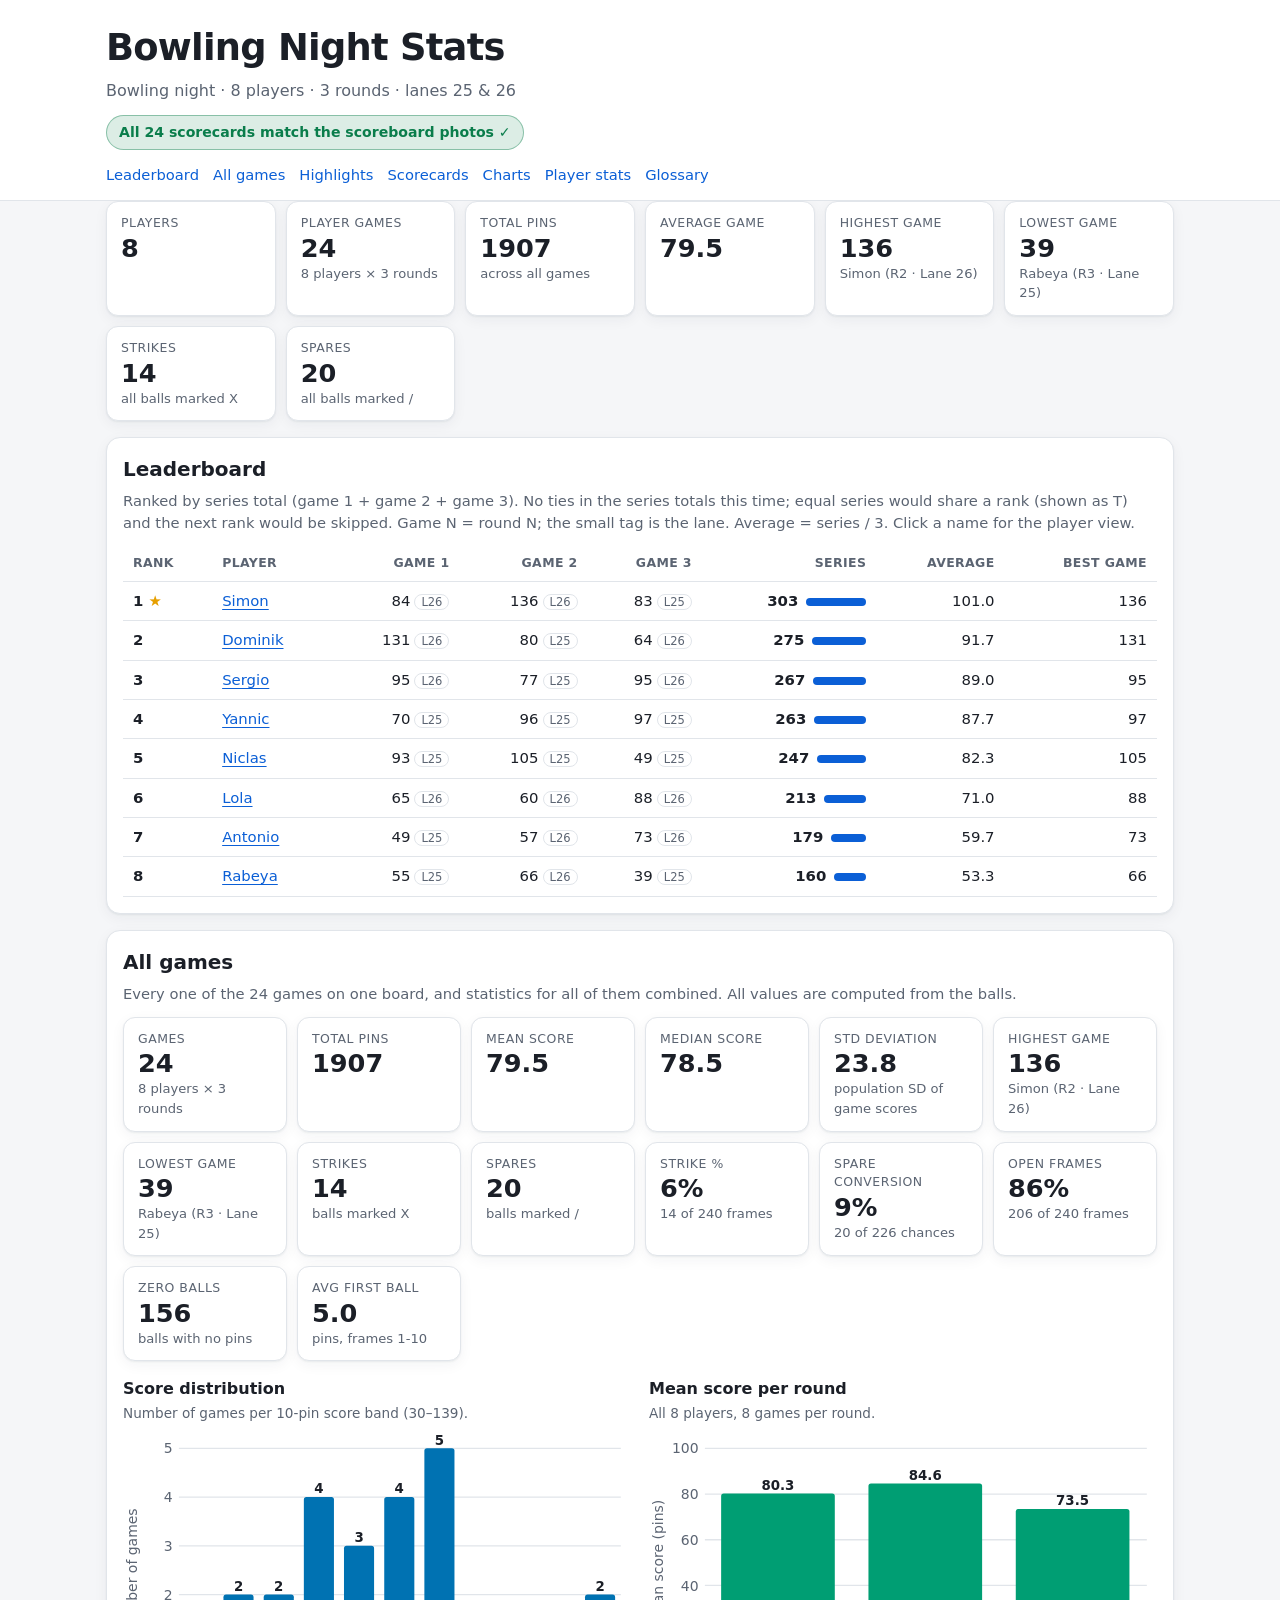
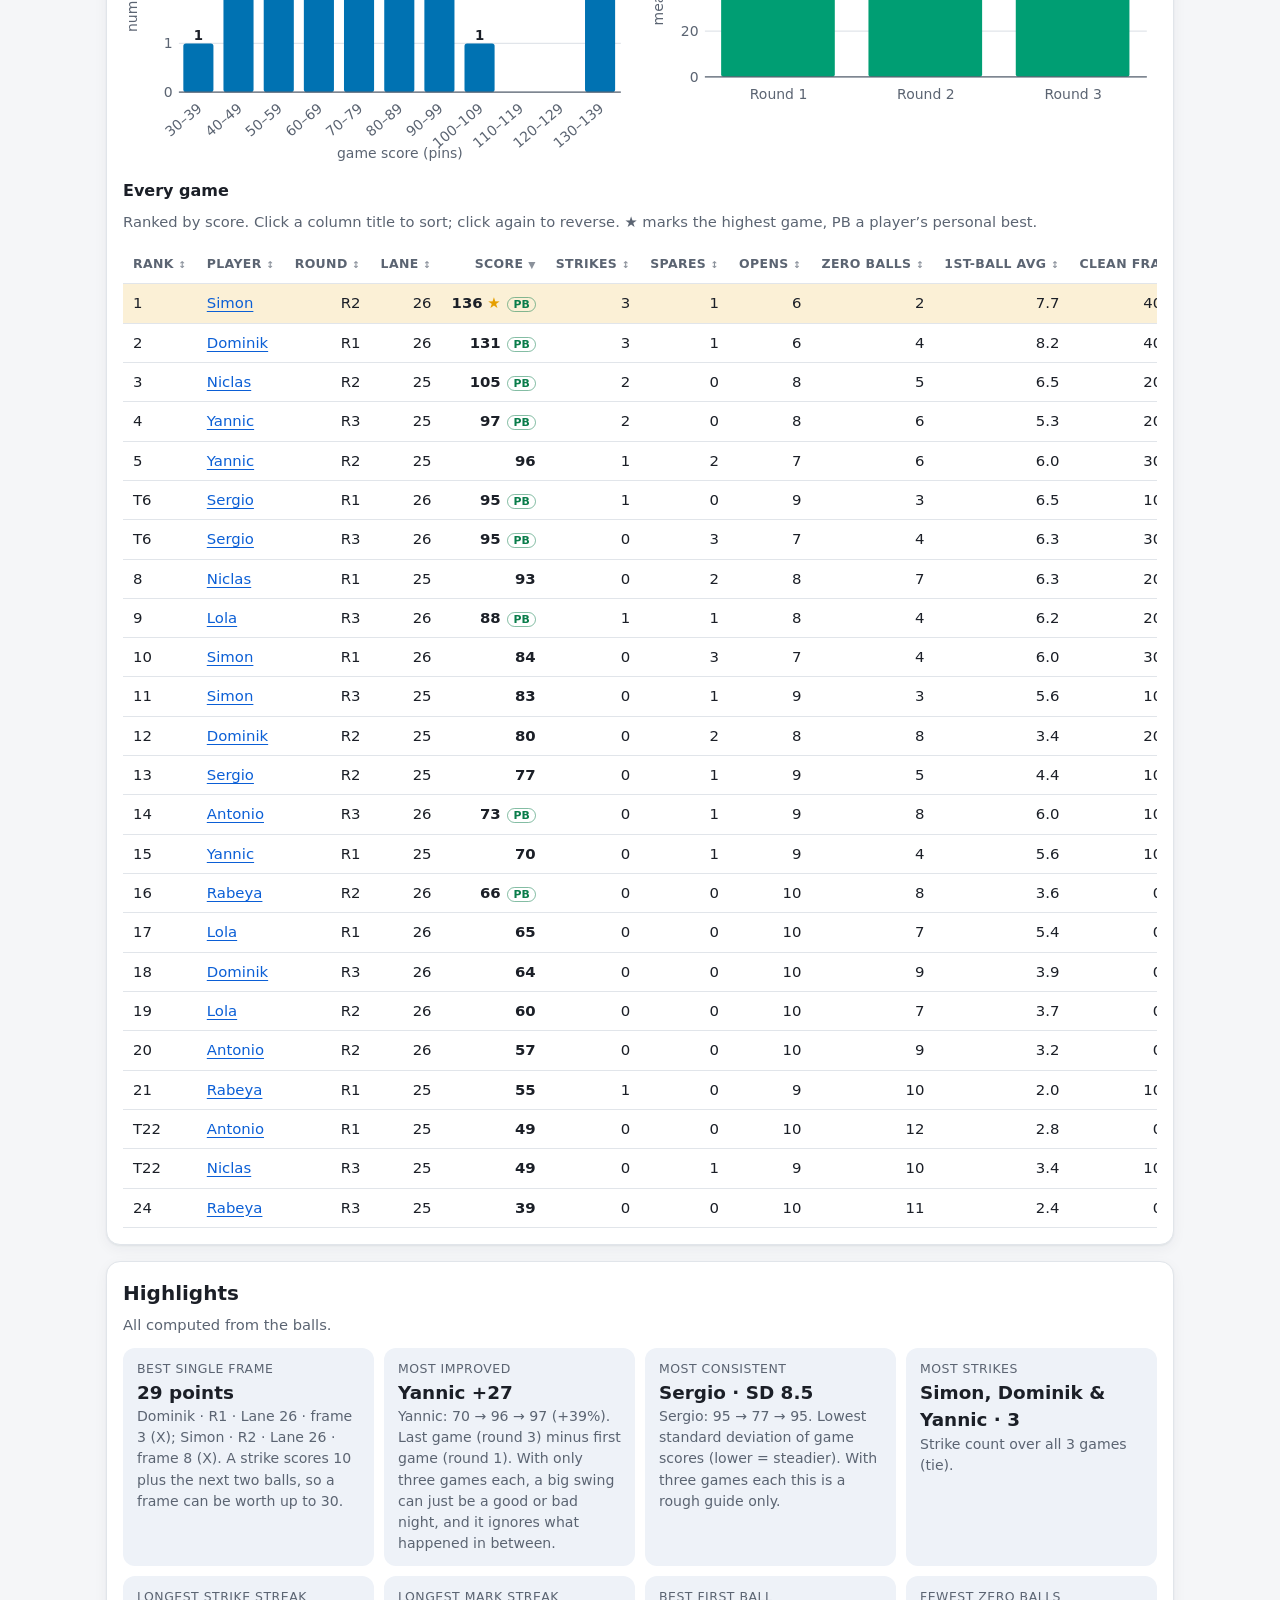
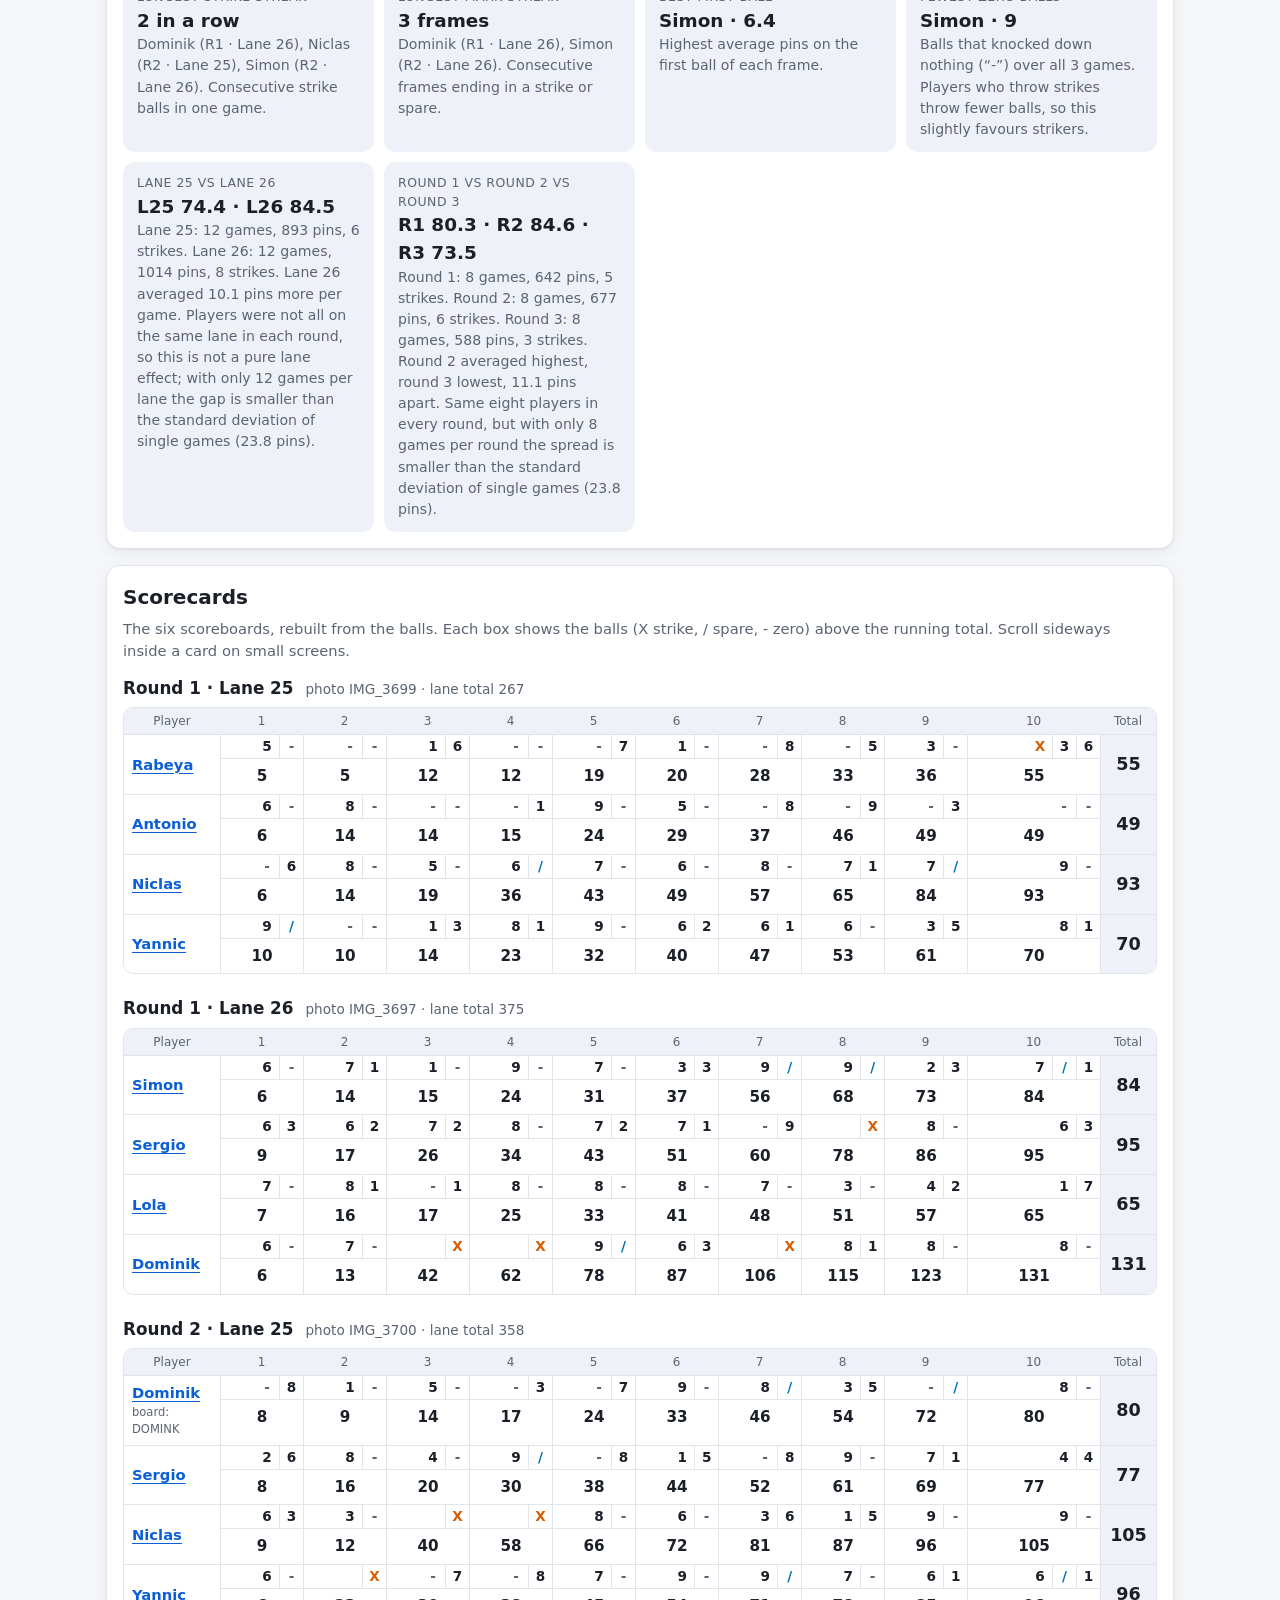
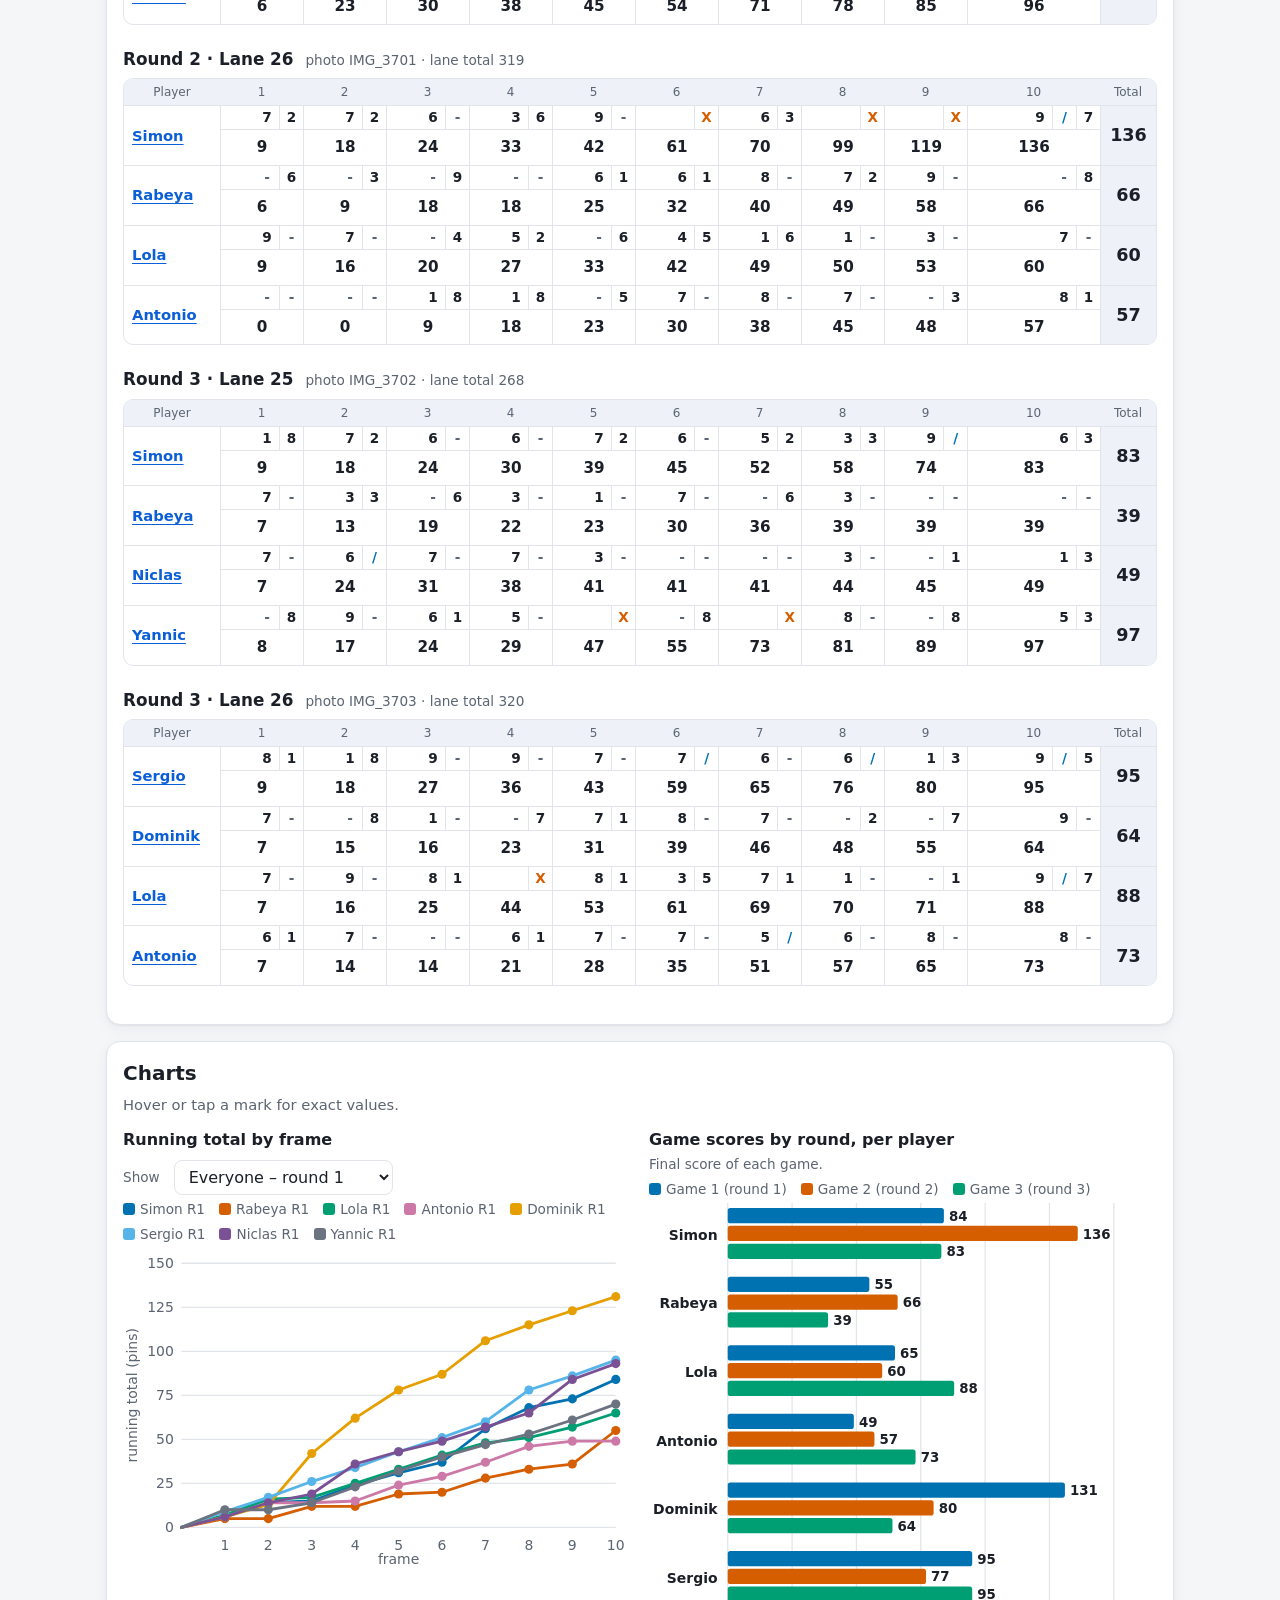
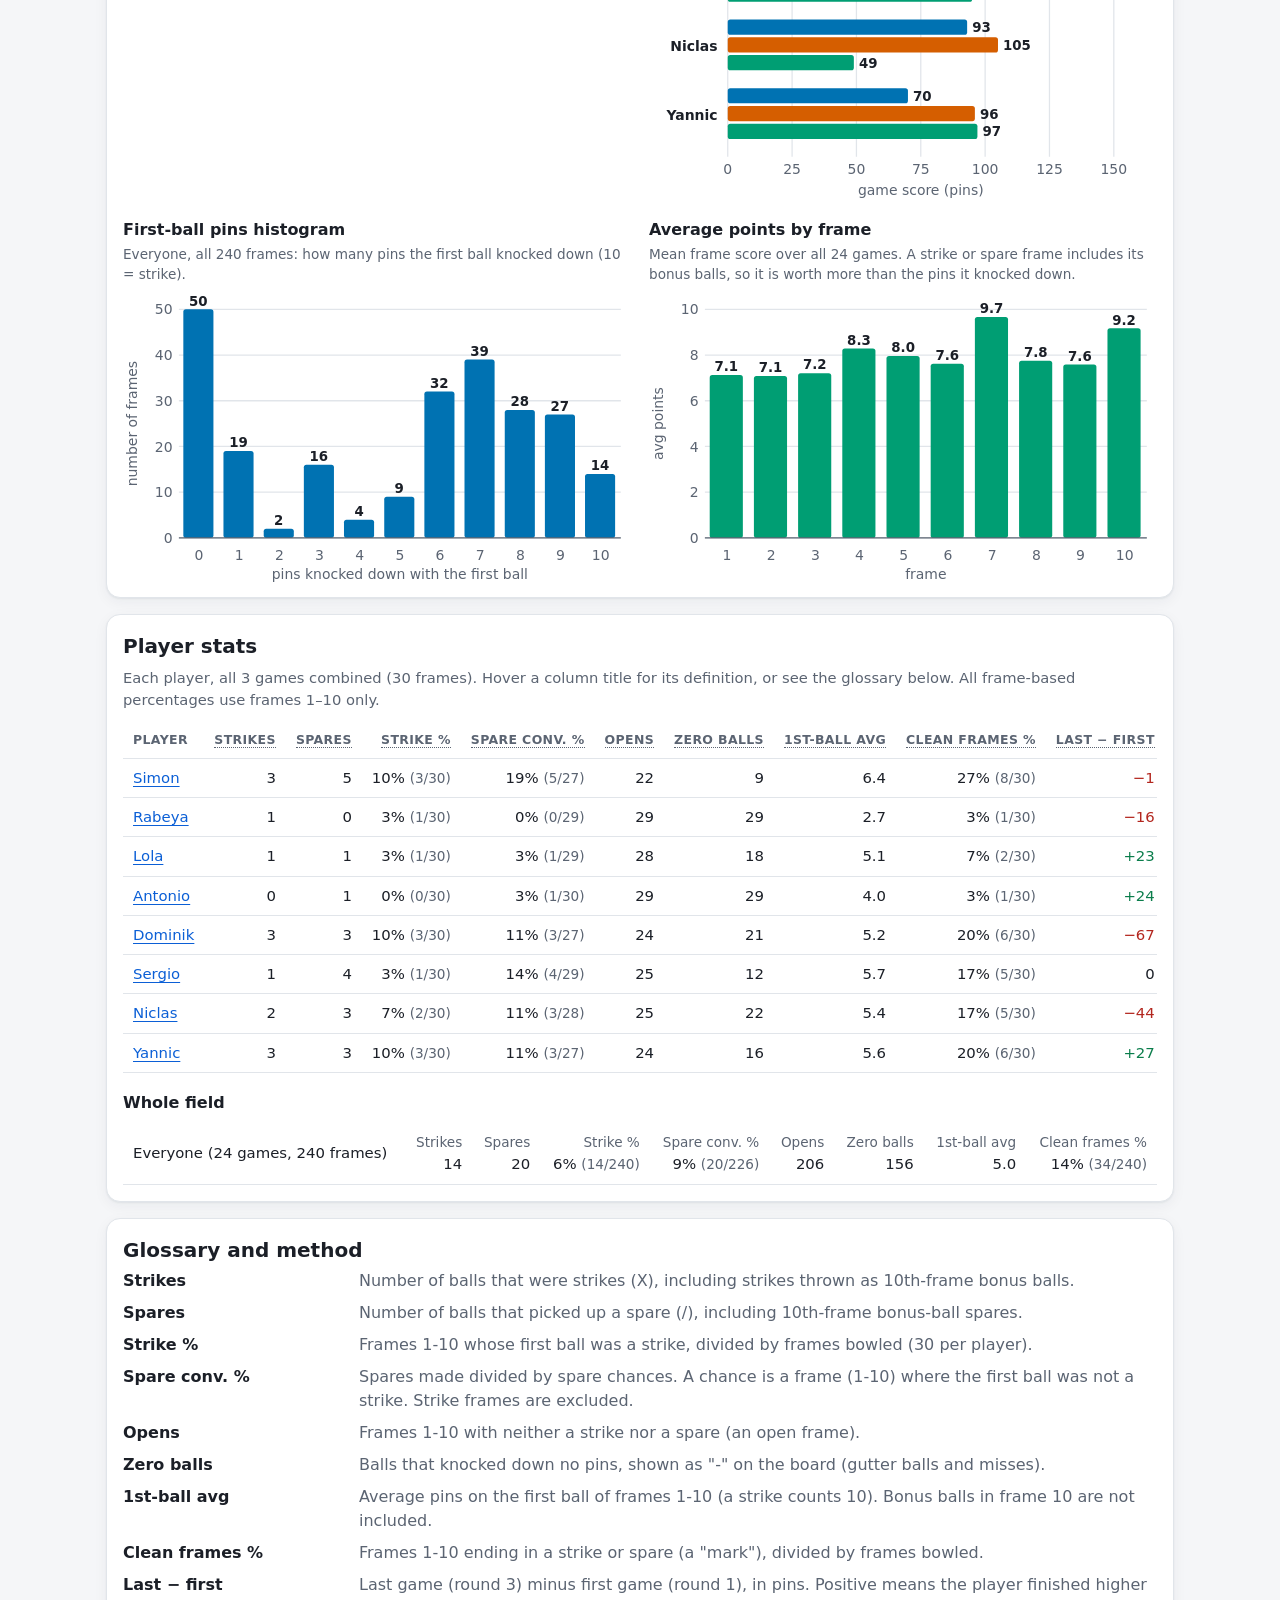
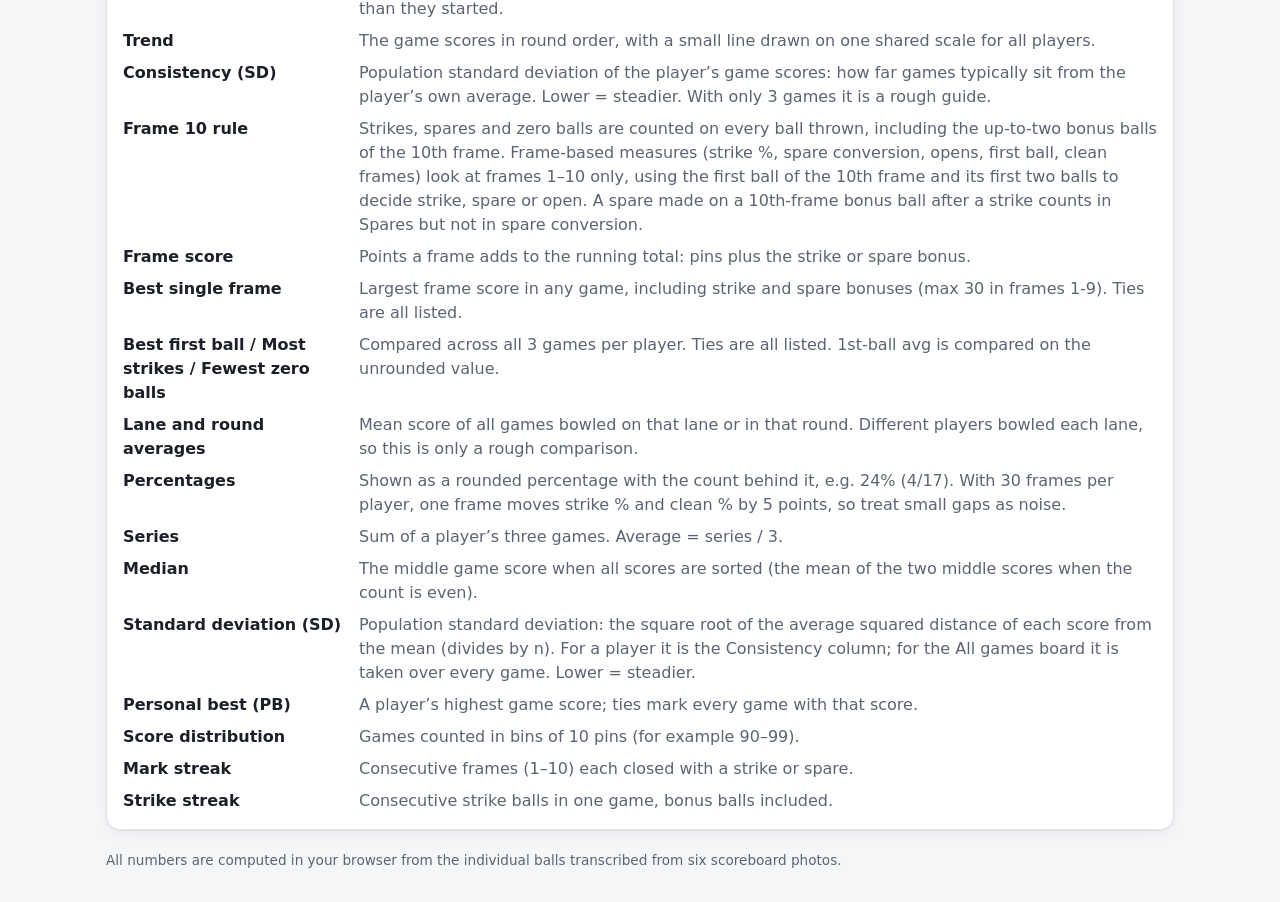
<file: bowling/index.html>
<!doctype html>
<html lang="en">
<head>
<meta charset="utf-8">
<meta name="viewport" content="width=device-width, initial-scale=1">
<meta name="color-scheme" content="light dark">
<title>Bowling Night Stats</title>
<link rel="stylesheet" href="styles.css">
</head>
<body>
<header class="top">
  <div class="wrap">
    <h1>Bowling Night Stats</h1>
    <p class="sub" id="subtitle"></p>
    <div id="badge" class="badge" role="status"></div>
    <nav class="nav" aria-label="Sections">
      <a href="#leaderboard">Leaderboard</a>
      <a href="#allgames">All games</a>
      <a href="#highlights">Highlights</a>
      <a href="#scorecards">Scorecards</a>
      <a href="#charts">Charts</a>
      <a href="#stats">Player stats</a>
      <a href="#glossary">Glossary</a>
    </nav>
  </div>
</header>

<main class="wrap">
  <section id="summary" aria-label="Event summary"></section>
  <section id="detail" class="panel detail" hidden aria-live="polite"></section>
  <section id="leaderboard" class="panel"></section>
  <section id="allgames" class="panel"></section>
  <section id="highlights" class="panel"></section>
  <section id="scorecards" class="panel"></section>
  <section id="charts" class="panel"></section>
  <section id="stats" class="panel"></section>
  <section id="glossary" class="panel"></section>
</main>

<footer class="wrap foot" id="foot"></footer>
<noscript><p class="wrap">This page needs JavaScript to compute and draw the statistics.</p></noscript>

<script src="data.js"></script>
<script src="scoring.js"></script>
<script src="app.js"></script>
</body>
</html>
</file>
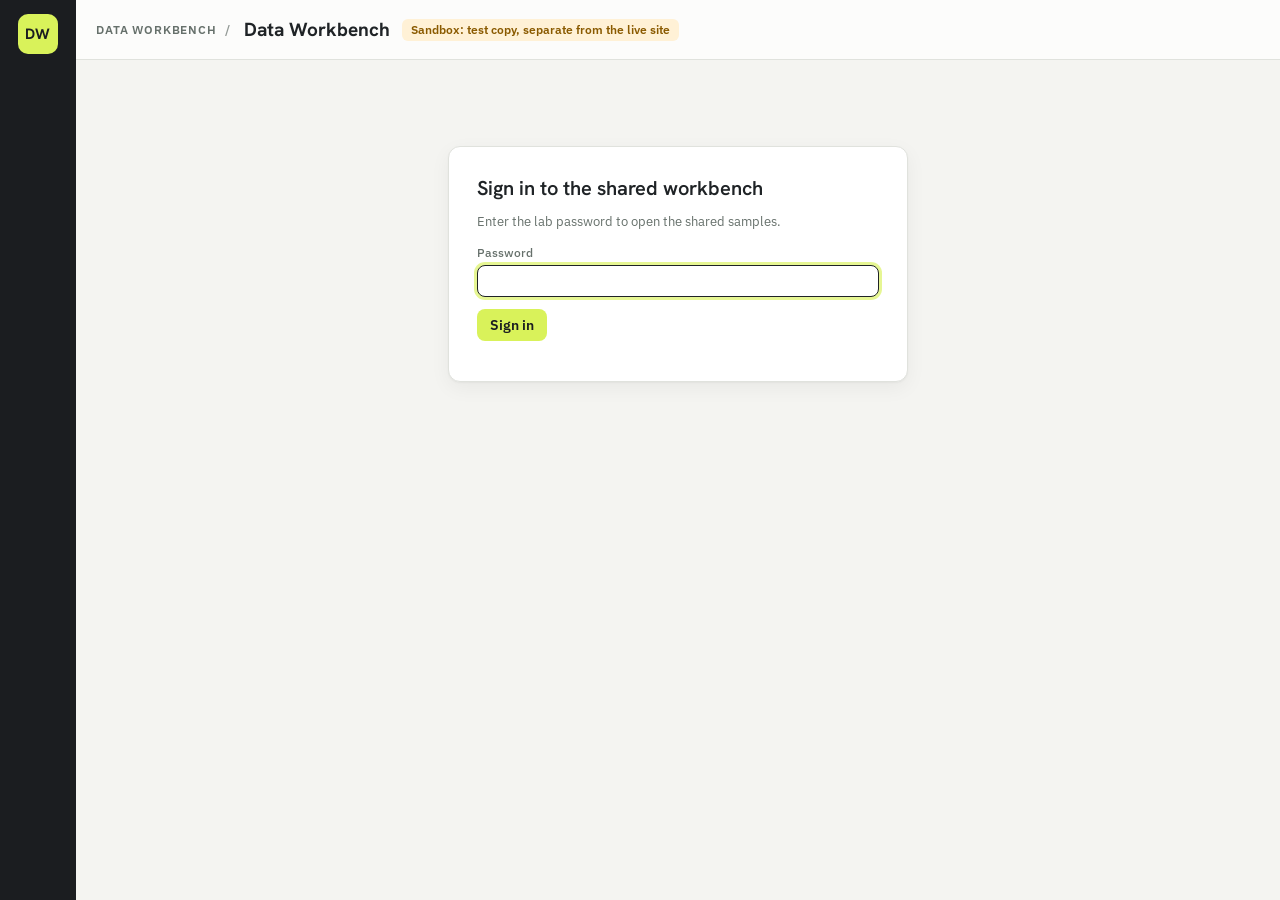
<file: sandbox/index.html>
<!DOCTYPE html>
<html lang="en">
<head>
<meta charset="utf-8">
<meta name="viewport" content="width=device-width, initial-scale=1">
<title>Data Workbench</title>
<link rel="preconnect" href="https://fonts.googleapis.com">
<link href="https://fonts.googleapis.com/css2?family=Hanken+Grotesk:wght@600;700&family=IBM+Plex+Mono:wght@400;500&family=IBM+Plex+Sans:wght@400;500;600&display=swap" rel="stylesheet">
<style>
/* Hybrid design system: dark tool rail, light analytical canvas, modular panels, lime active states.
   Lime is only ever a fill behind dark text (active item, primary action, selection), never text on white. */
:root {
  --bg: #f4f4f1; --surface: #ffffff; --sunken: #f7f7f4; --ink: #1f2326; --muted: #66706b; --line: #e0e2dd; --grid: #ecedea;
  --accent: #3f6b5c; --accent-ink: #ffffff; --accent-soft: #e8efea; --bad: #b3261e;
  --lime: #d9f25a; --lime-ink: #1b1d20; --lime-soft: #f2f7dc; --sage: #e7ece8; --sage-ink: #4b5a52;
  --rail: #1b1d20; --rail-2: #26292d; --rail-3: #32363b; --rail-ink: #b8bdb9;
  --warn: #8a5a00; --warn-bg: #fff1d6;
  --s1: #4e7867; --s2: #7d9a12; --s3: #2a78d6; --s4: #d08a1a; --s5: #c4527f; --s6: #1b8a5a; --s7: #6250d6; --s8: #d64545;
  --display: "Hanken Grotesk", "IBM Plex Sans", system-ui, sans-serif;
  --body: "IBM Plex Sans", system-ui, -apple-system, "Segoe UI", sans-serif;
  --mono: "IBM Plex Mono", ui-monospace, "SF Mono", Menlo, Consolas, monospace;
  --ctl: 32px; --ctl-sm: 28px; --r: 8px; --r-lg: 12px; --railw: 76px;
  --shadow-sm: 0 1px 2px rgba(20, 24, 22, .05); --shadow-md: 0 1px 2px rgba(20, 24, 22, .04), 0 6px 20px rgba(20, 24, 22, .05);
  --hover: color-mix(in srgb, var(--accent) 5%, var(--surface)); --ring: color-mix(in srgb, var(--accent) 30%, transparent);
}
@media (prefers-color-scheme: dark) {
  :root:not([data-theme="light"]) {
    color-scheme: dark;
    --bg: #111315; --surface: #1a1d20; --sunken: #15171a; --ink: #ebece8; --muted: #9aa39e; --line: #2d3135; --grid: #24282c;
    --accent: #c9e35a; --accent-ink: #15171a; --accent-soft: #262d1c; --bad: #f2867e;
    --lime: #d4ee55; --lime-ink: #15171a; --lime-soft: #2a3218; --sage: #23282a; --sage-ink: #b9c4bd;
    --rail: #0c0d0f; --rail-2: #1d2024; --rail-3: #2a2e33; --rail-ink: #b8bdb9;
    --warn: #f0c46c; --warn-bg: #3a2e14;
    --s1: #8fb8a6; --s2: #c9e35a; --s3: #3987e5; --s4: #e8a33c; --s5: #d55181; --s6: #2fb380; --s7: #9085e9; --s8: #e66767;
    --shadow-sm: 0 1px 2px rgba(0, 0, 0, .3); --shadow-md: 0 1px 3px rgba(0, 0, 0, .35), 0 6px 18px rgba(0, 0, 0, .25);
  }
}
:root[data-theme="dark"] {
  color-scheme: dark;
  --bg: #111315; --surface: #1a1d20; --sunken: #15171a; --ink: #ebece8; --muted: #9aa39e; --line: #2d3135; --grid: #24282c;
  --accent: #c9e35a; --accent-ink: #15171a; --accent-soft: #262d1c; --bad: #f2867e;
  --lime: #d4ee55; --lime-ink: #15171a; --lime-soft: #2a3218; --sage: #23282a; --sage-ink: #b9c4bd;
  --rail: #0c0d0f; --rail-2: #1d2024; --rail-3: #2a2e33; --rail-ink: #b8bdb9;
  --warn: #f0c46c; --warn-bg: #3a2e14;
  --s1: #8fb8a6; --s2: #c9e35a; --s3: #3987e5; --s4: #e8a33c; --s5: #d55181; --s6: #2fb380; --s7: #9085e9; --s8: #e66767;
  --shadow-sm: 0 1px 2px rgba(0, 0, 0, .3); --shadow-md: 0 1px 3px rgba(0, 0, 0, .35), 0 6px 18px rgba(0, 0, 0, .25);
}
* { box-sizing: border-box; }
html, body { height: 100%; margin: 0; }
body { background: var(--bg); color: var(--ink); font: 14px/1.45 var(--body); display: grid; grid-template-columns: var(--railw) minmax(0, 1fr); grid-template-rows: auto minmax(0, 1fr); }
body > :not(.rail) { grid-column: 2; }
button, input, select, textarea { font: inherit; color: inherit; }
:focus-visible { outline: 2px solid var(--accent); outline-offset: 1px; }

.top { display: flex; flex-wrap: wrap; align-items: center; justify-content: space-between; gap: 10px 16px; padding: 10px 16px; margin-bottom: 14px; background: var(--surface); border-bottom: 1px solid var(--line); box-shadow: var(--shadow-sm); position: relative; z-index: 4; }
.mark { width: 26px; height: 26px; flex: none; align-self: center; color: var(--accent); }
.brand { display: flex; align-items: center; gap: 12px; flex-wrap: wrap; }
h1 { font: 600 20px/1.1 var(--display); letter-spacing: .01em; margin: 0; }
.chip { font-size: 12px; line-height: 1.5; padding: 2px 9px; border-radius: 999px; background: var(--accent-soft); color: var(--accent); font-weight: 500; }
.actions, .row { display: flex; flex-wrap: wrap; gap: 8px; align-items: center; }
.btn { display: inline-flex; align-items: center; justify-content: center; gap: 6px; height: var(--ctl); padding: 0 12px; border: 1px solid var(--line); border-radius: var(--r); background: var(--surface); box-shadow: var(--shadow-sm); cursor: pointer; font-weight: 500; white-space: nowrap; transition: background-color .12s, border-color .12s, color .12s; }
.btn:hover { border-color: color-mix(in srgb, var(--accent) 55%, var(--line)); background: var(--hover); color: var(--accent); }
.btn:active { transform: translateY(1px); }
.btn.primary { background: var(--accent); color: var(--accent-ink); border-color: var(--accent); }
.btn.primary:hover { background: color-mix(in srgb, var(--accent) 86%, var(--ink)); border-color: transparent; color: var(--accent-ink); }
.btn.small { height: var(--ctl-sm); padding: 0 9px; font-size: 13px; }
.btn.icon { width: var(--ctl-sm); padding: 0; font-size: 15px; }
.vsep { width: 1px; align-self: stretch; margin: 2px 2px; background: var(--line); }
.view-samples .bench-only, .view-samples main, .view-bench .samples-only, .view-bench #samplesView { display: none !important; }
.view-combine .samples-only, .view-combine .bench-only, .view-combine main, .view-combine #samplesView { display: none !important; }
.view-combine #btnBack { display: inline-flex !important; }
body:not(.view-combine) #combineView { display: none; }
#combineView { margin: 0 16px 16px; box-shadow: var(--shadow-md); }
#cChart { position: relative; flex: 1; min-height: 340px; border: 1px solid var(--line); border-radius: var(--r-lg); overflow: hidden; background: var(--surface); }
#cChartIn { position: absolute; inset: 0; }
.reg td.sel, .reg th.sel { min-width: 0; text-align: center; padding: 2px 8px; }
.reg td.sel input { width: 18px; height: 18px; accent-color: var(--accent); cursor: pointer; vertical-align: middle; }
#samplesView { margin: 0 16px 16px; box-shadow: var(--shadow-md); }
#samplesView .tablewrap { background: var(--surface); }
.reg tbody tr:hover td { background: var(--hover); }
.state { font-size: 12px; color: var(--muted); }
.state.bad { color: var(--bad); }
table.reg { font-family: var(--body); width: 100%; }
.reg .btn, .reg .dims, .reg .rn { font-family: var(--body); }
.reg thead tr.groups th { position: static; font: 600 11px var(--body); letter-spacing: .06em; text-transform: uppercase; color: var(--muted); background: var(--sunken); padding: 6px 10px; min-width: 0; }
.reg thead th { min-width: 160px; padding: 4px; }
.reg thead th.ck, .reg td.ck { min-width: 136px; text-align: center; }
.reg thead th.narrow, .reg td.narrow { min-width: 0; white-space: nowrap; }
.reg input[type="text"] { width: 100%; border: 1px solid transparent; background: transparent; border-radius: 4px; padding: 4px 6px; font-size: 14px; }
.reg thead input[type="text"] { font-weight: 600; }
.reg th.ck input[type="text"] { text-align: center; }
.reg input[type="text"]:hover, .reg input[type="text"]:focus { border-color: var(--line); background: var(--sunken); }
.reg td { text-align: left; padding: 2px 4px; max-width: none; height: 36px; overflow: visible; }
.reg td.ck input { width: 18px; height: 18px; accent-color: var(--accent); cursor: pointer; vertical-align: middle; }
.reg td.narrow { padding: 2px 8px; }
.reg .dims { color: var(--muted); font-size: 12px; margin-left: 8px; }
.save-only { display: none; }
.can-save .save-only { display: inline-flex; }

main { display: grid; grid-template-columns: minmax(0, 1fr) minmax(0, 1.15fr); gap: 12px; padding: 0 16px 16px; min-height: 0; }
.pane { background: var(--surface); border: 1px solid var(--line); border-radius: var(--r-lg); box-shadow: var(--shadow-md); display: flex; flex-direction: column; min-height: 0; min-width: 0; overflow: hidden; }
.panebar { display: flex; flex-wrap: wrap; align-items: center; gap: 6px; padding: 8px 10px; background: var(--surface); border-bottom: 1px solid var(--line); }
.panebar .grow { flex: 1; color: var(--muted); font-size: 13px; font-variant-numeric: tabular-nums; white-space: nowrap; }
.panebar .vsep { margin: 4px 0; }
label.check { display: inline-flex; align-items: center; gap: 5px; font-size: 13px; color: var(--muted); cursor: pointer; }

.tablewrap { overflow: auto; flex: 1; min-height: 0; background: var(--sunken); }
table.grid { border-collapse: separate; border-spacing: 0; font-family: var(--mono); font-size: 13px; font-variant-numeric: tabular-nums; }
.grid th, .grid td { border-right: 1px solid var(--line); border-bottom: 1px solid var(--line); }
.grid thead th { position: sticky; top: 0; z-index: 2; background: var(--surface); box-shadow: inset 0 -1px 0 var(--line); padding: 6px; vertical-align: top; text-align: left; font-weight: 400; min-width: 112px; }
.grid thead th.corner { left: 0; z-index: 3; min-width: 44px; }
.grid .rn { position: sticky; left: 0; z-index: 1; background: var(--surface); color: var(--muted); text-align: right; padding: 0 6px; min-width: 44px; font-weight: 400; font-size: 12px; white-space: nowrap; }
.grid .rn button { visibility: hidden; border: 0; background: none; color: var(--bad); cursor: pointer; padding: 0 0 0 4px; }
.grid tr:hover .rn button, .grid .rn button:focus-visible { visibility: visible; }
.grid td { background: var(--surface); padding: 4px 8px; text-align: right; min-width: 112px; max-width: 220px; white-space: nowrap; overflow: hidden; height: 27px; }
.grid td:focus { outline: 2px solid var(--accent); outline-offset: -2px; }
.grid tbody tr:nth-child(even) td:not(.calc):not(.selc) { background: color-mix(in srgb, var(--sunken) 55%, var(--surface)); }
.grid tbody tr:hover td:not(.selc) { background: var(--hover); }
.grid tbody tr:hover .rn { color: var(--ink); }
.grid td.txt { text-align: left; }
.grid td.calc { background: var(--sunken); color: var(--muted); }
.colhead { display: flex; flex-direction: column; gap: 4px; }
.colhead .line1 { display: flex; align-items: center; gap: 4px; cursor: pointer; border-radius: 4px; margin: -2px; padding: 2px; user-select: none; }
.colhead .line1:hover { background: var(--accent-soft); }
.grid thead th.selc { background: var(--accent-soft); box-shadow: inset 0 2px 0 var(--accent); }
.grid td.selc, .grid td.calc.selc { background: var(--accent-soft); color: var(--ink); }
table.grid.reg, .grid.reg input[type="text"] { font-family: var(--body); }
.grid.reg thead th { min-width: 160px; }
.grid.reg thead th.ck { min-width: 136px; }
.grid.reg thead th.narrow, .grid.reg thead th.sel, .grid.reg thead tr.groups th { min-width: 0; }
.menu { position: relative; }
.menu summary { list-style: none; user-select: none; }
.menu summary::-webkit-details-marker { display: none; }
.menu summary::after { content: "▾"; margin-left: 2px; color: var(--muted); }
.menu[open] summary { border-color: var(--accent); }
.menulist { position: absolute; right: 0; top: calc(100% + 4px); z-index: 6; min-width: 100%; background: var(--surface); border: 1px solid var(--line); border-radius: 8px; padding: 4px; display: flex; flex-direction: column; box-shadow: 0 6px 18px rgba(10, 14, 20, .18); }
.menulist button { border: 0; background: none; text-align: left; padding: 7px 10px; border-radius: 5px; cursor: pointer; white-space: nowrap; font-size: 13px; }
.menulist button:hover, .menulist button:focus-visible { background: var(--accent-soft); color: var(--accent); }
.seqpanel { padding: 10px; border-bottom: 1px solid var(--line); display: flex; flex-direction: column; gap: 8px; }
.seqpanel[hidden] { display: none; }
.seqcols { display: flex; flex-wrap: wrap; gap: 12px 28px; align-items: flex-start; }
.seqpanel .lbl { font-size: 12px; color: var(--muted); margin-bottom: 4px; }
.seqsteps { list-style: none; margin: 0; padding: 0; display: flex; flex-direction: column; gap: 2px; min-width: 220px; }
.seqsteps li { display: flex; align-items: center; gap: 4px; padding: 2px 6px; border: 1px solid var(--line); border-radius: 6px; background: var(--surface); }
.seqsteps li.off { border-style: dashed; background: none; }
.seqsteps li .sp { flex: 1; }
.seqsteps label.check { color: var(--ink); }
.seqsteps .iconbtn { font-size: 14px; }
.seqsteps .iconbtn:disabled { opacity: .3; cursor: default; }
.btn:disabled { opacity: .45; cursor: default; }
.btn:disabled:hover { border-color: var(--line); }
.seq-mode #btnAddRow, .seq-mode #btnAddCol, .seq-mode label[for="fileInput"], .seq-mode #btnPaste, .seq-mode #btnNew { display: none !important; }
.seq-mode .colhead input { cursor: default; }
.axisrow { gap: 6px 14px; }
.axgroup { display: inline-flex; align-items: flex-end; gap: 6px; flex-wrap: wrap; }
.axlbl { font: 600 12px/var(--ctl) var(--body); color: var(--ink); min-width: 48px; }
.field input.num { width: 68px; }
.note.bad:empty { display: none; }
.maskbar { display: flex; flex-wrap: wrap; align-items: center; gap: 8px 12px; }
.maskchips { display: flex; flex-wrap: wrap; align-items: center; gap: 4px 6px; max-height: 92px; overflow: auto; }
.mchip { display: inline-flex; align-items: center; gap: 2px; font: 12px var(--mono); border: 1px dashed var(--line); border-radius: 999px; padding: 1px 4px 1px 8px; color: var(--muted); }
.dlgchecks { display: flex; flex-direction: column; gap: 6px; max-height: 260px; overflow: auto; margin-top: 8px; }
.dlgchecks label.check { color: var(--ink); font-size: 14px; }
.dlgchecks input:disabled + * , .dlgchecks label:has(input:disabled) { color: var(--muted); }
.selinfo { padding: 5px 10px; font-size: 12px; color: var(--accent); background: var(--accent-soft); border-bottom: 1px solid var(--line); }
.colhead .ltr { font: 600 11px/18px var(--body); min-width: 20px; text-align: center; background: var(--accent-soft); color: var(--accent); border-radius: 5px; padding: 0 6px; }
.colhead .sp { flex: 1; }
.iconbtn { border: 0; background: none; cursor: pointer; color: var(--muted); padding: 0 4px; border-radius: 4px; font: 500 12px var(--body); }
.iconbtn:hover { color: var(--accent); background: var(--accent-soft); }
.colhead input { width: 100%; border: 1px solid transparent; background: transparent; border-radius: 4px; padding: 1px 4px; font: 600 13px var(--body); }
.colhead input.unit { font-weight: 400; color: var(--muted); font-size: 12px; }
.colhead input:hover, .colhead input:focus { border-color: var(--line); background: var(--sunken); }
.colhead .fx { font: 12px var(--mono); color: var(--accent); white-space: nowrap; overflow: hidden; text-overflow: ellipsis; max-width: 200px; }
.colhead .err { font: 12px var(--body); color: var(--bad); white-space: normal; max-width: 200px; }
.pager { display: flex; align-items: center; gap: 8px; padding: 6px 10px; border-top: 1px solid var(--line); font-size: 13px; color: var(--muted); }
.pager:empty { display: none; }

.tabs { display: flex; gap: 4px; padding: 6px 10px 0; background: var(--surface); border-bottom: 1px solid var(--line); overflow-x: auto; }
.tabs button { border: 0; background: none; padding: 9px 14px; margin-bottom: -1px; cursor: pointer; font: 600 15px var(--display); color: var(--muted); border-bottom: 2px solid transparent; border-radius: 6px 6px 0 0; white-space: nowrap; transition: color .12s, background-color .12s; }
.tabs button:hover { color: var(--ink); background: var(--sunken); }
.tabs button[aria-selected="true"] { color: var(--accent); border-bottom-color: var(--accent); background: none; }
.tabpanel { flex: 1; min-height: 0; overflow: auto; padding: 14px; display: flex; flex-direction: column; gap: 14px; }
.card { border: 1px solid var(--line); border-radius: var(--r-lg); background: var(--sunken); padding: 10px 12px 12px; display: flex; flex-direction: column; gap: 8px; flex: none; }
.cardhead { font: 600 11px var(--body); letter-spacing: .06em; text-transform: uppercase; color: var(--muted); margin: 0; }
.tabpanel[hidden] { display: none; }
.controls { display: flex; flex-wrap: wrap; gap: 8px 12px; align-items: end; }
.field { display: flex; flex-direction: column; gap: 4px; font-size: 12px; font-weight: 500; color: var(--muted); min-width: 0; }
.field.wide { flex: 1 1 220px; }
.field input[type="text"], .field select, textarea, .dlginput, .authcard input[type="email"] { border: 1px solid var(--line); border-radius: var(--r); background: var(--surface); padding: 5px 9px; font-size: 14px; font-weight: 400; color: var(--ink); min-width: 0; max-width: 100%; transition: border-color .12s, box-shadow .12s; }
.field input[type="text"], .field select, .dlginput, .authcard input[type="email"] { height: var(--ctl); }
.field input[type="text"]:hover, .field select:hover, textarea:hover { border-color: color-mix(in srgb, var(--accent) 40%, var(--line)); }
.field input[type="text"]:focus, .field select:focus, textarea:focus, .dlginput:focus, .authcard input[type="email"]:focus { outline: none; border-color: var(--accent); box-shadow: 0 0 0 3px var(--ring); }
.field input::placeholder, textarea::placeholder { color: color-mix(in srgb, var(--muted) 70%, transparent); }
input[type="checkbox"] { accent-color: var(--accent); }
.field input.mono, textarea, pre { font-family: var(--mono); font-size: 13px; }
.ychips { display: flex; flex-wrap: wrap; gap: 6px; }
.ychips label { display: inline-flex; align-items: center; gap: 5px; border: 1px solid var(--line); border-radius: 999px; padding: 3px 11px 3px 7px; font-size: 13px; cursor: pointer; color: var(--ink); background: var(--surface); transition: border-color .12s, background-color .12s; }
.ychips label:hover { border-color: color-mix(in srgb, var(--accent) 55%, var(--line)); }
.ychips label:has(input:checked) { border-color: var(--accent); background: var(--accent-soft); }
.sw { width: 10px; height: 10px; border-radius: 2px; display: inline-block; }
#chartIn { position: absolute; inset: 0; }
#chart { position: relative; flex: 1; min-height: 320px; border: 1px solid var(--line); border-radius: var(--r-lg); overflow: hidden; background: var(--surface); }
.note { color: var(--muted); font-size: 13px; max-width: 70ch; margin: 0; }
.note.bad { color: var(--bad); }
h2 { font: 600 15px var(--display); margin: 0; }
.out { display: flex; flex-direction: column; gap: 10px; }
.scroll { overflow-x: auto; }
table.res { border-collapse: collapse; font-size: 13px; font-variant-numeric: tabular-nums; }
.res th, .res td { padding: 4px 10px; border-bottom: 1px solid var(--line); text-align: right; white-space: nowrap; }
.res th { color: var(--muted); font-weight: 500; font-size: 12px; background: var(--sunken); }
.res tbody tr:hover td { background: var(--hover); }
.res th:first-child, .res td:first-child { text-align: left; }
.eq { font: 14px var(--mono); background: var(--sunken); border: 1px solid var(--line); border-left: 3px solid var(--accent); border-radius: var(--r); padding: 8px 10px; overflow-x: auto; white-space: nowrap; }
.kv { display: flex; flex-wrap: wrap; gap: 6px 18px; font-size: 13px; }
.kv b { font-weight: 600; font-variant-numeric: tabular-nums; }
.kv span { color: var(--muted); }
pre { margin: 0; background: var(--sunken); border: 1px solid var(--line); border-radius: 6px; padding: 10px; overflow: auto; max-height: 300px; white-space: pre; }
details summary { cursor: pointer; color: var(--accent); font-weight: 500; }
.ref { display: grid; grid-template-columns: max-content 1fr; gap: 3px 14px; font-size: 13px; margin-top: 8px; }
.ref code { font-family: var(--mono); }
.flist { display: flex; flex-direction: column; gap: 6px; }
.flist .item { display: flex; align-items: center; gap: 8px; border: 1px solid var(--line); border-radius: 6px; padding: 5px 8px; }
.flist .item code { font-family: var(--mono); flex: 1; overflow: hidden; text-overflow: ellipsis; white-space: nowrap; }
ol.routes { margin: 0; padding-left: 20px; display: flex; flex-direction: column; gap: 8px; max-width: 72ch; }
dialog { border: 1px solid var(--line); border-radius: 14px; box-shadow: 0 20px 50px rgba(10, 14, 20, .3); padding: 20px; background: var(--surface); color: var(--ink); width: min(640px, calc(100vw - 32px)); }
dialog::backdrop { background: rgba(10, 14, 20, .45); backdrop-filter: blur(2px); }
dialog h2 { margin-bottom: 8px; }
dialog textarea { width: 100%; height: 220px; resize: vertical; }
dialog .row { justify-content: flex-end; margin-top: 12px; }
#toast { position: fixed; left: 50%; bottom: 20px; transform: translateX(-50%); background: var(--ink); color: var(--surface); padding: 9px 16px; border-radius: 999px; font-size: 13px; font-weight: 500; box-shadow: var(--shadow-md); opacity: 0; pointer-events: none; transition: opacity .15s, transform .15s; max-width: calc(100vw - 32px); z-index: 10; }
#toast.show { opacity: 1; transform: translateX(-50%) translateY(-4px); }
body.drag::after { content: "Drop the file to import it"; position: fixed; inset: 12px; border: 2px dashed var(--accent); border-radius: 12px; background: color-mix(in srgb, var(--surface) 85%, transparent); display: grid; place-items: center; font: 600 20px var(--display); z-index: 20; }
@media (max-width: 900px) {
  html, body { height: auto; }
  body { display: block; }
  main { grid-template-columns: minmax(0, 1fr); }
  .tablewrap { max-height: 60vh; }
  #chart { min-height: 340px; flex: none; height: 380px; }
  .top { padding: 10px 12px; }
  .top .chip:not(#dsChip) { white-space: normal; }
}
[hidden] { display: none !important; }
.sheettabs { display: flex; align-items: flex-end; gap: 2px; padding: 6px 8px 0; border-bottom: 1px solid var(--line); overflow-x: auto; background: var(--sunken); }
.sheettabs:empty { display: none; }
.sheettabs button[role="tab"] { border: 1px solid transparent; border-bottom: 0; background: none; padding: 7px 14px; cursor: pointer; font: 600 13px var(--body); color: var(--muted); border-radius: 6px 6px 0 0; white-space: nowrap; margin-bottom: -1px; }
.sheettabs button[role="tab"]:hover { color: var(--ink); }
.sheettabs button[aria-selected="true"] { background: var(--surface); color: var(--ink); border-color: var(--line); box-shadow: inset 0 2px 0 var(--accent); }
.sheettabs .add { border: 0; background: none; color: var(--accent); font: 500 13px var(--body); padding: 6px 10px; cursor: pointer; white-space: nowrap; }
.sheettabs .sp { flex: 1; }
.sheettabs .iconbtn { margin-bottom: 4px; white-space: nowrap; }
.dlginput { width: 100%; }
a.btn { text-decoration: none; color: inherit; }
.chip.sbx { background: #f6d8a8; color: #5a3a00; font-weight: 600; }
.who { font-size: 12px; color: var(--muted); }
.authcard { align-self: start; max-width: 460px; width: calc(100% - 32px); margin: 8vh auto 40px; background: var(--surface); border: 1px solid var(--line); border-radius: 14px; box-shadow: var(--shadow-md); padding: 28px; display: flex; flex-direction: column; gap: 12px; }
.authcard[hidden] { display: none; }
.authcard form { align-items: end; }
.authcard input[type="email"] { width: 100%; }
.authcard h2 { font-size: 20px; }
.authcard .authform { display: flex; flex-direction: column; align-items: stretch; gap: 12px; }
.authform .btn { align-self: flex-start; }
.authcard input[type="password"] { width: 100%; height: var(--ctl); border: 1px solid var(--line); border-radius: var(--r); background: var(--surface); padding: 5px 9px; font-size: 14px; color: var(--ink); }
.authcard input[type="password"]:focus { outline: none; border-color: var(--ink); box-shadow: 0 0 0 3px color-mix(in srgb, var(--lime) 65%, transparent); }
body.view-auth main, body.view-auth #samplesView, body.view-auth .actions { display: none !important; }
@media (prefers-reduced-motion: reduce) { #toast, .btn, .tabs button, .ychips label, .field input, .field select { transition: none; } .btn:active { transform: none; } }

/* ---------- Hybrid design system: shell ---------- */
.rail { grid-column: 1; grid-row: 1 / -1; position: sticky; top: 0; height: 100vh; z-index: 5; background: var(--rail); display: flex; flex-direction: column; align-items: center; gap: 6px; padding: 14px 8px; overflow-y: auto; }
.rail-logo { width: 40px; height: 40px; flex: none; border-radius: 10px; background: var(--lime); color: var(--lime-ink); display: grid; place-items: center; font: 700 15px var(--display); letter-spacing: .02em; margin-bottom: 12px; }
.rail-sep { width: 32px; height: 1px; background: var(--rail-3); margin: 6px 0; flex: none; }
.rail-btn { width: 60px; flex: none; border: 0; border-radius: 10px; background: var(--rail-2); color: var(--rail-ink); cursor: pointer; display: flex; flex-direction: column; align-items: center; gap: 3px; padding: 8px 2px 7px; font: 500 10.5px/1.1 var(--body); transition: background-color .12s, color .12s; }
.rail-btn svg { width: 21px; height: 21px; fill: none; stroke: currentColor; stroke-width: 1.7; stroke-linecap: round; stroke-linejoin: round; }
.rail-btn:hover:not(:disabled) { background: var(--rail-3); color: #fff; }
.rail-btn.on, .rail-btn.on:hover:not(:disabled) { background: var(--lime); color: var(--lime-ink); font-weight: 600; }
body[class] #btnBack { display: none !important; }
.top .brand { flex: 1 1 0; min-width: 0; flex-wrap: nowrap; }
.top .actions { flex: none; }
.top h1, .top .chip, .top .state { white-space: nowrap; overflow: hidden; text-overflow: ellipsis; min-width: 0; }
.top h1 { flex: 0 0 auto; max-width: 36ch; }
.top #dsChip { flex: none; }
.top .chip { flex: 0 1 auto; min-width: 80px; }
.top .state { flex: 0 4 auto; min-width: 90px; display: inline-block; }
.top .state::before { display: inline-block; margin-right: 6px; vertical-align: 1px; }
.top .state:empty { display: none; }
.crumb { flex: none; }
.grid td, .grid thead th { min-width: 104px; }
.rail-btn:disabled { opacity: .32; cursor: default; }
.rail-btn:focus-visible { outline: 2px solid var(--lime); outline-offset: 2px; }
body.view-auth .rail-btn, body.view-auth .rail-sep { display: none; }

.top { background: color-mix(in srgb, var(--surface) 70%, var(--bg)); box-shadow: none; padding: 10px 20px; min-height: 60px; }
.crumb { font: 600 12px var(--body); letter-spacing: .07em; text-transform: uppercase; color: var(--muted); white-space: nowrap; }
.crumb span { margin: 0 2px 0 4px; opacity: .7; }
h1 { font: 700 19px/1.15 var(--display); letter-spacing: 0; }
.state { display: inline-flex; align-items: center; gap: 6px; background: var(--sage); color: var(--sage-ink); border-radius: 999px; padding: 3px 11px 3px 9px; font-weight: 500; }
.state::before { content: ""; width: 7px; height: 7px; border-radius: 50%; background: currentColor; opacity: .75; }
.state:empty { display: none; }
.state.bad { background: var(--warn-bg); color: var(--warn); }
.who { display: none !important; }
.avatar { width: 32px; height: 32px; border-radius: 8px; background: var(--rail); color: #fff; display: inline-grid; place-items: center; font: 600 12px var(--body); letter-spacing: .03em; cursor: default; }
:root[data-theme="dark"] .avatar { background: var(--rail-3); }
@media (prefers-color-scheme: dark) { :root:not([data-theme="light"]) .avatar { background: var(--rail-3); } }
.chip { background: var(--sage); color: var(--sage-ink); border-radius: 6px; }
.chip.sbx { background: var(--warn-bg); color: var(--warn); }

/* panels */
.pane { border-color: var(--line); box-shadow: var(--shadow-md); }
#samplesView, #combineView { margin: 0 20px 20px; }
main { padding: 0 20px 20px; gap: 16px; }
.panebar { padding: 10px 12px; }

/* buttons: primary = lime fill + graphite text; hover stays graphite */
.btn { border-color: var(--line); box-shadow: none; }
.btn:hover { background: var(--sunken); border-color: color-mix(in srgb, var(--ink) 25%, var(--line)); color: var(--ink); }
.btn.primary { background: var(--lime); color: var(--lime-ink); border-color: transparent; font-weight: 600; }
.btn.primary:hover { background: color-mix(in srgb, var(--lime) 88%, var(--ink)); color: var(--lime-ink); }
.menulist button:hover, .menulist button:focus-visible { background: var(--sage); color: var(--ink); }
.menu[open] summary { border-color: var(--ink); }
.sheettabs .add, details summary { color: var(--accent); }

/* tabs: graphite text, lime bar under the active one */
.tabs { gap: 2px; }
.tabs button { font: 600 14px var(--display); letter-spacing: .01em; }
.tabs button[aria-selected="true"] { color: var(--ink); border-bottom: 3px solid var(--lime); }
.sheettabs { background: var(--sunken); }
.sheettabs button[aria-selected="true"] { box-shadow: inset 0 3px 0 var(--lime); }

/* fields + chips */
.field input[type="text"]:focus, .field select:focus, textarea:focus, .dlginput:focus, .authcard input[type="email"]:focus { border-color: var(--ink); box-shadow: 0 0 0 3px color-mix(in srgb, var(--lime) 65%, transparent); }
:focus-visible { outline-color: var(--ink); }
.ychips label:has(input:checked) { border-color: transparent; background: var(--lime); color: var(--lime-ink); }
.ychips label:hover { border-color: color-mix(in srgb, var(--ink) 30%, var(--line)); }
input[type="checkbox"] { accent-color: var(--ink); }
.card { background: var(--sunken); border-color: var(--line); }

/* worksheet grid: sage headers, lime selection */
.grid thead th { background: var(--sage); }
.grid thead th.corner { background: var(--sage); }
.colhead .ltr { background: var(--rail); color: #fff; }
.colhead .line1:hover { background: color-mix(in srgb, var(--ink) 7%, transparent); }
.colhead .fx { color: var(--accent); }
.colhead .err { color: var(--warn); background: var(--warn-bg); border-radius: 5px; padding: 2px 6px; }
.grid thead th.selc { background: var(--lime); box-shadow: none; }
.grid thead th.selc .ltr { background: var(--lime-ink); }
.grid td.selc, .grid td.calc.selc { background: var(--lime-soft); color: var(--ink); }
.grid td.calc { background: color-mix(in srgb, var(--sage) 45%, var(--surface)); }
.grid td:focus { outline-color: var(--ink); }
.grid tbody tr:hover td:not(.selc) { background: var(--sunken); }
.selinfo { background: var(--lime-soft); color: var(--ink); }
.reg tbody tr:has(td.sel input:checked) td { background: var(--lime-soft); }
.reg thead tr.groups th { background: var(--surface); }

/* code + results: dark graphite blocks */
.eq, pre { background: var(--rail); color: #e9ece6; border-color: var(--rail); border-left: 0; }
.eq { border-left: 4px solid var(--lime); }
.note.bad { color: var(--warn); }
.note.bad:not(:empty) { background: var(--warn-bg); border-radius: var(--r); padding: 7px 11px; max-width: none; }
.note.bad:not(:empty)::before { content: "▲ "; font-size: 11px; }
#toast { background: var(--rail); color: #fff; border-radius: var(--r); }
dialog { border-radius: var(--r-lg); }
.authcard { border-radius: var(--r-lg); }

/* tablet / phone: the rail becomes a bottom bar */
@media (max-width: 900px) {
  body { padding-bottom: 68px; }
  .rail { position: fixed; top: auto; bottom: 0; left: 0; right: 0; height: 64px; flex-direction: row; justify-content: space-around; padding: 6px 4px calc(6px + env(safe-area-inset-bottom)); gap: 2px; overflow: visible; }
  .rail-logo, .rail-sep { display: none; }
  .rail-btn { width: auto; flex: 1 1 0; max-width: 72px; background: none; padding: 6px 0 5px; font-size: 10px; }
  #samplesView, #combineView { margin: 0 12px 12px; }
  main { padding: 0 12px 12px; }
  .rail-btn:disabled { display: none; }
  .top .brand { flex-wrap: wrap; }
  .top h1, .top .chip, .top .state { white-space: normal; }
  .crumb { display: none; }
}
@media (prefers-reduced-motion: reduce) { .rail-btn { transition: none; } }
</style>
</head>
<body class="view-samples">
<nav class="rail" id="rail" aria-label="Main">
  <span class="rail-logo" aria-hidden="true">DW</span>
  <button class="rail-btn" type="button" data-go="samples"><svg viewBox="0 0 24 24" aria-hidden="true"><rect x="4" y="3.5" width="16" height="17" rx="2.5"/><path d="M8 8.5h8M8 12h8M8 15.5h5"/></svg><span>Samples</span></button>
  <button class="rail-btn" type="button" data-go="combine"><svg viewBox="0 0 24 24" aria-hidden="true"><path d="M4 19.5h16"/><path d="m5 15 4-5 4 3 6-7"/><path d="m5 18 5-3 4 1 5-4" opacity=".55"/></svg><span>Compare</span></button>
  <span class="rail-sep" aria-hidden="true"></span>
  <button class="rail-btn" type="button" data-go="sheet"><svg viewBox="0 0 24 24" aria-hidden="true"><rect x="3.5" y="4.5" width="17" height="15" rx="2"/><path d="M3.5 9.5h17M3.5 14.5h17M9.5 4.5v15"/></svg><span>Worksheet</span></button>
  <button class="rail-btn" type="button" data-go="plot"><svg viewBox="0 0 24 24" aria-hidden="true"><path d="M4 4v16h16"/><path d="m7.5 15 3.5-4.5 3 2.5 5-6.5"/></svg><span>Plot</span></button>
  <button class="rail-btn" type="button" data-go="formula"><svg viewBox="0 0 24 24" aria-hidden="true"><path d="M14 4.5h-1.5A2.5 2.5 0 0 0 10 7v10a2.5 2.5 0 0 1-2.5 2.5H6M7 10.5h6.5"/><path d="m14.5 12.5 5 6M19.5 12.5l-5 6"/></svg><span>Formulas</span></button>
  <button class="rail-btn" type="button" data-go="stats"><svg viewBox="0 0 24 24" aria-hidden="true"><path d="M4 20h16"/><rect x="5.5" y="11" width="3" height="6.5" rx=".8"/><rect x="10.5" y="6" width="3" height="11.5" rx=".8"/><rect x="15.5" y="9" width="3" height="8.5" rx=".8"/></svg><span>Statistics</span></button>
  <button class="rail-btn" type="button" data-go="origin"><svg viewBox="0 0 24 24" aria-hidden="true"><path d="M12 15V4M7.5 8.5 12 4l4.5 4.5"/><path d="M5 13.5v4A2.5 2.5 0 0 0 7.5 20h9a2.5 2.5 0 0 0 2.5-2.5v-4"/></svg><span>Origin</span></button>
</nav>
<header class="top">
  <div class="brand">
    <button class="btn small bench-only" id="btnBack" type="button">&larr; Samples</button>
    <span class="crumb">Data Workbench <span aria-hidden="true">/</span></span>
    <h1 id="viewTitle">Samples</h1>
    <span class="chip bench-only" id="dsChip" hidden>Example data</span>
    <span class="chip sbx" id="sbxChip" hidden>Sandbox: test copy, separate from the live site</span>
    <span class="state" id="saveState" role="status"></span>
  </div>
  <div class="actions">
    <span class="who samples-only" id="whoAmI" hidden></span>
    <span class="avatar" id="avatar" hidden></span>
    <button class="btn samples-only" id="btnCopyLive" type="button" hidden title="Replace the sandbox's test data with a copy of the live samples">Copy live data here</button>
    <button class="btn samples-only" id="btnPublishData" type="button" hidden title="Replace the live site's data with the sandbox's data (asks for the PIN)">Publish sandbox data to live</button>
    <a class="btn samples-only" id="lnkPublishCode" hidden target="_blank" rel="noopener" title="Opens GitHub, where Run workflow copies the sandbox's code to the live site">Publish code to live ↗</a>
    <button class="btn samples-only" id="btnRefresh" type="button" hidden>Refresh</button>
    <button class="btn samples-only" id="btnSignOut" type="button" hidden>Sign out</button>
    <button class="btn samples-only" id="btnCombine" type="button" title="Tick samples in the list, then plot them together">Plot selected</button>
    <button class="btn primary samples-only" id="btnAddSample" type="button">+ Add sample</button>
    <label class="btn primary bench-only" for="fileInput">Import file</label>
    <input type="file" id="fileInput" accept=".csv,.tsv,.txt,.dat,.xlsx,.xls,.ods" hidden>
    <button class="btn bench-only" id="btnPaste" type="button">Paste data</button>
    <button class="btn bench-only" id="btnNew" type="button">Empty table</button>
  </div>
</header>

<section class="pane" id="samplesView" aria-label="Samples">
  <div class="panebar">
    <span class="grow" id="regCount">Loading saved samples…</span>
    <span class="note">Click a column title to rename it.</span>
    <details class="menu"><summary class="btn small">Edit Sample information</summary>
      <div class="menulist"><button type="button" data-colop="info-add">Add column</button><button type="button" data-colop="info-del">Delete column</button></div></details>
    <details class="menu"><summary class="btn small">Edit Sample process</summary>
      <div class="menulist"><button type="button" data-colop="proc-add">Add column</button><button type="button" data-colop="proc-del">Delete column</button></div></details>
  </div>
  <div class="tablewrap"><table class="grid reg" id="reg"></table></div>
</section>

<section class="pane" id="combineView" aria-label="Combined plot of several samples">
  <div class="tabpanel">
    <div class="controls">
      <label class="field">Function
        <select id="cFn">
          <option value="overlap">Overlap: each sample as its own curve</option>
          <option value="merge">Merge: average the samples</option>
        </select></label>
      <label class="field" id="cGroupWrap">Average
        <select id="cGroup"></select></label>
      <label class="field">Sheet <select id="cSheet"></select></label>
      <label class="field">X column <select id="cX"></select></label>
      <label class="field">Y column <select id="cY"></select></label>
      <label class="field">Type
        <select id="cType">
          <option value="linesym">Line + symbol</option><option value="scatter">Scatter</option><option value="line">Line</option>
        </select></label>
      <label class="check"><input type="checkbox" id="cLogX"> log X</label>
      <label class="check"><input type="checkbox" id="cLogY"> log Y</label>
      <label class="check" id="cSDWrap"><input type="checkbox" id="cSD" checked> error bars (± SD)</label>
      <label class="check" id="cIndWrap"><input type="checkbox" id="cInd"> also show each sample</label>
    </div>
    <p class="note" id="cNote" style="max-width:none"></p>
    <div id="cChart" role="img" aria-label="Combined plot of the selected samples"><div id="cChartIn"></div></div>
      <section class="card" aria-label="Axis ranges"><h3 class="cardhead">Axes</h3>
        <div class="controls axisrow">
        <span class="axgroup"><span class="axlbl">X axis</span><label class="field">from <input type="text" class="num" inputmode="decimal" id="cAx_xmin" placeholder="auto" autocomplete="off"></label><label class="field">to <input type="text" class="num" inputmode="decimal" id="cAx_xmax" placeholder="auto" autocomplete="off"></label><label class="field">tick step <input type="text" class="num" inputmode="decimal" id="cAx_xstep" placeholder="auto" autocomplete="off"></label></span>
        <span class="axgroup"><span class="axlbl">Y axis</span><label class="field">from <input type="text" class="num" inputmode="decimal" id="cAx_ymin" placeholder="auto" autocomplete="off"></label><label class="field">to <input type="text" class="num" inputmode="decimal" id="cAx_ymax" placeholder="auto" autocomplete="off"></label><label class="field">tick step <input type="text" class="num" inputmode="decimal" id="cAx_ystep" placeholder="auto" autocomplete="off"></label></span>
        <button class="btn small" id="cAxReset" type="button" title="Empty all the boxes so the axes fit the data again">Auto scale</button>
      </div>
      <p class="note bad" id="cAxNote" role="status"></p>
      </section>
    <section class="card" aria-label="Labels and export"><h3 class="cardhead">Labels &amp; export</h3>
      <div class="controls">
      <label class="field wide">Title <input type="text" id="cTitle" placeholder="none"></label>
      <label class="field wide">X label <input type="text" id="cXL" placeholder="from column name"></label>
      <label class="field wide">Y label <input type="text" id="cYL" placeholder="from column name"></label>
      <button class="btn small" id="cCopyData" type="button">Copy plotted data</button>
      <button class="btn small" id="cCopyImg" type="button">Copy image</button>
      <button class="btn small save-only" id="cPng" type="button">Save PNG</button>
      <button class="btn small save-only" id="cSvg" type="button">Save SVG</button>
    </div>
      </section>
  </div>
</section>

<main>
  <section class="pane" aria-label="Worksheet">
    <nav class="sheettabs" id="sheetTabs" role="tablist" aria-label="Sheets in this sample"></nav>
    <div class="seqpanel" id="seqPanel" hidden></div>
    <div class="panebar">
      <span class="grow" id="dims"></span>
      <label class="check"><input type="checkbox" id="copyHeaders" checked> with headers</label>
      <button class="btn small icon" id="btnUndo" type="button" title="Undo the last change to this table (Ctrl+Z)" aria-label="Undo" disabled>↶</button>
      <button class="btn small icon" id="btnRedo" type="button" title="Redo (Ctrl+Y)" aria-label="Redo" disabled>↷</button>
      <span class="vsep" aria-hidden="true"></span>
      <button class="btn small" id="btnCopy" type="button">Copy table</button>
      <button class="btn small save-only" id="btnCsv" type="button">Save CSV</button>
      <button class="btn small" id="btnAddRow" type="button">+ Row</button>
      <button class="btn small" id="btnAddCol" type="button">+ Column</button>
    </div>
    <div class="selinfo" id="selInfo" role="status" hidden></div>
    <div class="tablewrap"><table class="grid" id="grid"></table></div>
    <div class="pager" id="pager"></div>
  </section>

  <section class="pane" aria-label="Analysis">
    <nav class="tabs" role="tablist">
      <button role="tab" data-tab="plot" aria-selected="true" type="button">Plot</button>
      <button role="tab" data-tab="formula" aria-selected="false" type="button">Formulas</button>
      <button role="tab" data-tab="stats" aria-selected="false" type="button">Statistics</button>
      <button role="tab" data-tab="origin" aria-selected="false" type="button">Origin</button>
    </nav>

    <div class="tabpanel" id="tab-plot" role="tabpanel">
      <div class="controls">
        <label class="field">Type
          <select id="pType">
            <option value="scatter">Scatter</option><option value="line">Line</option><option value="linesym">Line + symbol</option>
            <option value="bar">Column</option><option value="hist">Histogram</option><option value="box">Box plot</option>
          </select></label>
        <label class="field">X column <select id="pX"></select></label>
        <label class="field">Y error bars <select id="pErr"></select></label>
        <label class="check"><input type="checkbox" id="pLogX"> log X</label>
        <label class="check"><input type="checkbox" id="pLogY"> log Y</label>
        <label class="check"><input type="checkbox" id="pFit" checked> show fitted curve</label>
        <label class="check" id="pStepWrap" hidden><input type="checkbox" id="pStep" checked> colour each step</label>
      </div>
      <div class="field">Y columns<div class="ychips" id="pYs"></div></div>
      <div class="controls" id="pRightRow">
        <div class="field">Put on a second (right) Y axis<div class="ychips" id="pRight"></div></div>
        <label class="check"><input type="checkbox" id="pLogY2"> log right Y</label>
      </div>
      <div id="chart" role="img" aria-label="Plot of the selected columns"><div id="chartIn"></div></div>
      <section class="card" aria-label="Axis ranges"><h3 class="cardhead">Axes</h3>
        <div class="controls axisrow">
        <span class="axgroup"><span class="axlbl">X axis</span><label class="field">from <input type="text" class="num" inputmode="decimal" id="pAx_xmin" placeholder="auto" autocomplete="off"></label><label class="field">to <input type="text" class="num" inputmode="decimal" id="pAx_xmax" placeholder="auto" autocomplete="off"></label><label class="field">tick step <input type="text" class="num" inputmode="decimal" id="pAx_xstep" placeholder="auto" autocomplete="off"></label></span>
        <span class="axgroup"><span class="axlbl">Y axis</span><label class="field">from <input type="text" class="num" inputmode="decimal" id="pAx_ymin" placeholder="auto" autocomplete="off"></label><label class="field">to <input type="text" class="num" inputmode="decimal" id="pAx_ymax" placeholder="auto" autocomplete="off"></label><label class="field">tick step <input type="text" class="num" inputmode="decimal" id="pAx_ystep" placeholder="auto" autocomplete="off"></label></span>
        <span class="axgroup" id="pAxY2" hidden><span class="axlbl">Right Y</span><label class="field">from <input type="text" class="num" inputmode="decimal" id="pAx_y2min" placeholder="auto" autocomplete="off"></label><label class="field">to <input type="text" class="num" inputmode="decimal" id="pAx_y2max" placeholder="auto" autocomplete="off"></label></span>
        <button class="btn small" id="pAxReset" type="button" title="Empty all the boxes so the axes fit the data again">Auto scale</button>
      </div>
      <p class="note bad" id="pAxNote" role="status"></p>
      </section>
      <section class="card" aria-label="Labels and export"><h3 class="cardhead">Labels &amp; export</h3>
      <div class="controls">
        <label class="field wide">Title <input type="text" id="pTitle" placeholder="none"></label>
        <label class="field wide">X label <input type="text" id="pXL" placeholder="from column name"></label>
        <label class="field wide">Y label <input type="text" id="pYL" placeholder="from column name"></label>
        <label class="field wide" id="pYRWrap">Right Y label <input type="text" id="pYR" placeholder="from column name"></label>
        <button class="btn small" id="btnCopyImg" type="button">Copy image</button>
        <button class="btn small save-only" id="btnPng" type="button">Save PNG</button>
        <button class="btn small save-only" id="btnSvg" type="button">Save SVG</button>
      </div>
      </section>
    </div>

    <div class="tabpanel" id="tab-formula" role="tabpanel" hidden>
      <h2 id="fHead">New calculated column</h2>
      <div class="controls">
        <label class="field">Column name <input type="text" id="fName" placeholder="Normalized"></label>
        <label class="field">Unit <input type="text" id="fUnit" placeholder="optional"></label>
        <label class="field wide">Formula <input type="text" class="mono" id="fExpr" placeholder="B / max(B)" spellcheck="false" autocomplete="off"></label>
        <button class="btn primary" id="fAdd" type="button">Add column</button>
        <button class="btn" id="fCancel" type="button" hidden>Cancel</button>
      </div>
      <p class="note" id="fPrev">Refer to columns by letter (A, B, C) or by name. The column recalculates whenever the data change.</p>
      <div class="flist" id="fList"></div>
      <details open>
        <summary>What you can write</summary>
        <div class="ref">
          <code>A, B, "Run 1", col("Run 1")</code><span>a column, by letter or by name</span>
          <code>+ − * / ^ ( )</code><span>arithmetic; <code>i</code> is the row number, <code>pi</code> and <code>e</code> are constants</span>
          <code>sqrt abs exp ln log log2 round(x, d)</code><span>applied row by row; <code>log</code> is base 10, as in Origin</span>
          <code>sin cos tan asin acos atan</code><span>angles in radians</span>
          <code>mean sd var median min max sum count</code><span>one value for the whole column, e.g. <code>B − mean(B)</code></span>
          <code>norm(B), norm01(B), zscore(B)</code><span>divide by maximum, scale to 0–1, standardize</span>
          <code>cumsum(B), diff(B), smooth(B, 5)</code><span>running total, row-to-row difference, moving average</span>
          <code>deriv(Y, X), integ(Y, X)</code><span>numerical derivative, cumulative trapezoid integral</span>
          <code>if(A &gt; 5, B, 0)</code><span>choose per row; comparisons give 1 or 0</span>
        </div>
      </details>
    </div>

    <div class="tabpanel" id="tab-stats" role="tabpanel" hidden>
      <div class="controls">
        <label class="field">Analysis
          <select id="sType">
            <option value="desc">Descriptive statistics</option>
            <option value="poly">Linear / polynomial fit</option>
            <option value="nl">Nonlinear curve fit</option>
            <option value="cmp">Compare groups (t-test, ANOVA)</option>
            <option value="corr">Correlation</option>
          </select></label>
      </div>
      <div class="controls" id="sCtl"></div>
      <div class="out" id="sOut"></div>
    </div>

    <div class="tabpanel" id="tab-origin" role="tabpanel" hidden>
      <p class="note">Origin is a desktop program, so a web page cannot open it or exchange data with it live. These three routes move your work into Origin.</p>
      <ol class="routes">
        <li><b>Clipboard.</b> Copy the table and paste it into an Origin worksheet. Without headers the values land in the data rows directly.
          <div class="row" style="margin-top:6px"><button class="btn small" id="oCopyData" type="button">Copy data without headers</button><span class="note" id="oMaskNote"></span></div></li>
        <li><b>Script.</b> The script below rebuilds this worksheet in Origin with names, units and X/Y designations, and draws the current plot as a native, editable Origin graph. Paste it into Origin's Python console, or run it from Python on a Windows PC with Origin installed. It follows the documented originpro API and has not been run against your Origin version.
          <div class="row" style="margin-top:6px"><button class="btn small" id="oCopyScript" type="button">Copy script</button><button class="btn small save-only" id="oSaveScript" type="button">Save script as .txt</button></div></li>
        <li><b>File.</b> Save the table as CSV and drag it into Origin, or use Data, Import From File.</li>
      </ol>
      <pre id="oScript" tabindex="0"></pre>
    </div>
  </section>
</main>

<dialog id="dlg">
  <h2 id="dlgTitle"></h2>
  <p class="note" id="dlgText"></p>
  <input type="text" id="dlgInput" class="dlginput" hidden autocomplete="off">
  <select id="dlgSelect" class="dlginput" hidden aria-label="Column"></select>
  <div id="dlgChecks" class="dlgchecks" hidden></div>
  <textarea id="dlgArea" spellcheck="false"></textarea>
  <div class="row" id="dlgBtns"></div>
</dialog>
<section id="authView" class="authcard" hidden aria-labelledby="authTitle">
  <h2 id="authTitle">Sign in to the shared workbench</h2>
  <p class="note" id="authText">Enter the lab password to open the shared samples.</p>
  <form id="authForm" class="authform">
    <label class="field" id="authEmailWrap">Email <input type="email" id="authEmail" autocomplete="username" placeholder="you@example.com"></label>
    <label class="field">Password <input type="password" id="authPass" required autocomplete="current-password"></label>
    <button class="btn primary" id="authSend" type="submit">Sign in</button>
  </form>
  <p class="note" id="authMsg" role="status"></p>
  <div class="row" id="authAlt" hidden><button class="btn small" id="authOut" type="button">Use a different email</button></div>
</section>
<div id="toast" role="status" aria-live="polite"></div>

<script src="../lib/jstat.min.js"></script>
<script src="../lib/plotly.min.js"></script>
<script src="../lib/xlsx.full.min.js"></script>
<script src="../lib/supabase.js"></script>
<script src="config.js?v=1794493494"></script>
<script src="core.js?v=1794493494"></script>
<script src="app.js?v=1794493494"></script>
<script>
/* Tool rail: drives the existing views and tabs by clicking their own controls, and mirrors their state. */
(function () {
  "use strict";
  const $ = (id) => document.getElementById(id), body = document.body, rail = $("rail"), tabs = document.querySelector(".tabs");
  const view = () => body.classList.contains("view-auth") ? "auth" : body.classList.contains("view-combine") ? "combine" : body.classList.contains("view-bench") ? "bench" : "samples";
  const narrow = () => matchMedia("(max-width: 900px)").matches;
  function sync() {
    const v = view(), sel = tabs.querySelector('[aria-selected="true"]'), tab = sel ? sel.dataset.tab : "";
    rail.querySelectorAll("[data-go]").forEach((b) => {
      const g = b.dataset.go, label = b.textContent.trim();
      const off = v === "auth" || (g === "combine" ? v === "bench" : g !== "samples" && v !== "bench");
      const on = v === g || (v === "bench" && g === tab);
      b.disabled = off;
      b.classList.toggle("on", on);
      if (on) b.setAttribute("aria-current", "page"); else b.removeAttribute("aria-current");
      b.title = !off ? label : g === "combine" ? "Go back to Samples, tick samples, then Compare" : "Open a sample first";
    });
  }
  rail.addEventListener("click", (e) => {
    const b = e.target.closest("[data-go]");
    if (!b || b.disabled) return;
    const g = b.dataset.go, v = view(), panes = document.querySelectorAll("main > .pane");
    if (g === "samples") { if (v !== "samples") $("btnBack").click(); }
    else if (g === "combine") { if (v === "samples") $("btnCombine").click(); }
    else if (g === "sheet") { panes[0].scrollIntoView({ behavior: "smooth", block: "start" }); }
    else { const t = tabs.querySelector('[data-tab="' + g + '"]'); if (t) t.click(); if (narrow()) panes[1].scrollIntoView({ behavior: "smooth", block: "start" }); }
  });
  const who = $("whoAmI"), av = $("avatar");
  function syncWho() {
    const t = who.textContent.trim(), name = t.split("@")[0].split(/[._\-+]+/).filter(Boolean);
    av.hidden = who.hidden || !t;
    av.textContent = ((name[0] || "")[0] || "").toUpperCase() + ((name[1] || name[0] || "")[name[1] ? 0 : 1] || "").toUpperCase();
    av.title = "Signed in as " + t;
  }
  new MutationObserver(sync).observe(body, { attributes: true, attributeFilter: ["class"] });
  new MutationObserver(sync).observe(tabs, { attributes: true, subtree: true, attributeFilter: ["aria-selected"] });
  new MutationObserver(syncWho).observe(who, { attributes: true, childList: true, characterData: true, subtree: true });
  const chip = $("sbxChip");
  const st = $("saveState");
  const syncChip = () => { chip.title = chip.textContent; st.title = st.textContent; };
  [chip, st].forEach((el) => new MutationObserver(syncChip).observe(el, { childList: true, characterData: true, subtree: true }));
  sync(); syncWho(); syncChip();
})();
</script>
</body>
</html>
</file>
<file: bowling/styles.css>
:root {
  --bg: #f5f6f8; --panel: #ffffff; --ink: #1b1f27; --muted: #5b6472; --line: #e1e5ea;
  --accent: #0b5fd6; --accent-ink: #ffffff; --soft: #eef2f8; --good: #0a7d4b; --bad: #b3261e;
  --c0: #0072b2; --c1: #d55e00; --c2: #009e73; --c3: #cc79a7; --c4: #e69f00; --c5: #56b4e9; --c6: #7a5195; --c7: #6b7280;
  --shadow: 0 1px 2px rgba(20, 30, 50, .06), 0 4px 14px rgba(20, 30, 50, .05);
}
@media (prefers-color-scheme: dark) {
  :root {
    --bg: #0f1218; --panel: #181c24; --ink: #e8ebf0; --muted: #9aa4b2; --line: #2a303b;
    --accent: #6aa9ff; --accent-ink: #0b1220; --soft: #202633; --good: #4cd694; --bad: #ff8b82;
    --c0: #56b4e9; --c1: #f08a4b; --c2: #2fcf9f; --c3: #e59ac4; --c4: #f0b429; --c5: #7cc4f0; --c6: #b794f6; --c7: #9ca3af;
    --shadow: none;
  }
}
* { box-sizing: border-box; }
html { scroll-behavior: smooth; -webkit-text-size-adjust: 100%; }
body {
  margin: 0; background: var(--bg); color: var(--ink);
  font: 16px/1.5 system-ui, -apple-system, "Segoe UI", Roboto, sans-serif;
  overflow-x: hidden;
}
.wrap { max-width: 1100px; margin: 0 auto; padding: 0 16px; }
h1 { font-size: clamp(1.6rem, 5vw, 2.3rem); margin: 0; letter-spacing: -.02em; }
h2 { font-size: 1.25rem; margin: 0 0 4px; }
h3 { font-size: 1rem; margin: 18px 0 8px; }
p { margin: 6px 0; }
.muted, .sub { color: var(--muted); }
.small { font-size: .85rem; }
a { color: var(--accent); }

.top { background: var(--panel); border-bottom: 1px solid var(--line); padding: 20px 0 10px; position: relative; }
.sub { margin: 4px 0 12px; }
.nav { display: flex; flex-wrap: wrap; gap: 6px 14px; margin-top: 12px; font-size: .92rem; }
.nav a { text-decoration: none; padding: 2px 0; border-bottom: 2px solid transparent; }
.nav a:hover { border-bottom-color: var(--accent); }

.badge { display: inline-block; max-width: 100%; padding: 6px 12px; border-radius: 999px; font-size: .88rem; font-weight: 600; }
.badge.ok { background: color-mix(in srgb, var(--good) 14%, transparent); color: var(--good); border: 1px solid color-mix(in srgb, var(--good) 40%, transparent); }
.badge.bad { background: color-mix(in srgb, var(--bad) 12%, transparent); color: var(--bad); border: 1px solid var(--bad); border-radius: 12px; font-weight: 500; }
.badge ul { margin: 6px 0 0; padding-left: 18px; }

main { padding-top: 16px; padding-bottom: 8px; }
.panel { background: var(--panel); border: 1px solid var(--line); border-radius: 14px; box-shadow: var(--shadow); padding: 16px; margin: 16px 0; min-width: 0; }
.lede { color: var(--muted); font-size: .92rem; margin-bottom: 12px; }

.cards { display: grid; grid-template-columns: repeat(auto-fit, minmax(150px, 1fr)); gap: 10px; }
.stat { background: var(--panel); border: 1px solid var(--line); border-radius: 12px; padding: 12px 14px; box-shadow: var(--shadow); min-width: 0; }
.stat .k { font-size: .78rem; color: var(--muted); text-transform: uppercase; letter-spacing: .04em; }
.stat .v { font-size: 1.6rem; font-weight: 700; line-height: 1.2; }
.stat .n { font-size: .82rem; color: var(--muted); overflow-wrap: anywhere; }

.table-wrap, .scroll { overflow-x: auto; max-width: 100%; -webkit-overflow-scrolling: touch; }
table.data { border-collapse: collapse; width: 100%; font-variant-numeric: tabular-nums; font-size: .93rem; }
table.data th, table.data td { padding: 8px 10px; text-align: right; border-bottom: 1px solid var(--line); white-space: nowrap; }
table.data th { font-size: .78rem; text-transform: uppercase; letter-spacing: .03em; color: var(--muted); font-weight: 600; }
table.data th:first-child, table.data td:first-child { text-align: left; }
table.data td.l, table.data th.l { text-align: left; }
table.data tbody tr:hover { background: var(--soft); }
table.data .sticky { position: sticky; left: 0; background: var(--panel); z-index: 1; }
table.data tbody tr:hover .sticky { background: var(--soft); }
.tip { border-bottom: 1px dotted var(--muted); cursor: help; }
.link { background: none; border: 0; padding: 0; font: inherit; color: var(--accent); cursor: pointer; text-decoration: underline; text-underline-offset: 3px; }
.link:hover { text-decoration-thickness: 2px; }
.rank { font-weight: 700; }
.gold { color: var(--c4); }
.delta.up { color: var(--good); } .delta.down { color: var(--bad); }
.bar { display: inline-block; height: 8px; border-radius: 4px; background: var(--accent); vertical-align: middle; margin-left: 8px; }
.tag { font-size: .72rem; color: var(--muted); border: 1px solid var(--line); border-radius: 999px; padding: 0 6px; margin-left: 4px; white-space: nowrap; }

.hl { display: grid; grid-template-columns: repeat(auto-fit, minmax(240px, 1fr)); gap: 10px; }
.hl .item { background: var(--soft); border-radius: 12px; padding: 12px 14px; min-width: 0; }
.hl .t { font-size: .78rem; color: var(--muted); text-transform: uppercase; letter-spacing: .04em; }
.hl .h { font-size: 1.15rem; font-weight: 700; overflow-wrap: anywhere; }
.hl .d { font-size: .88rem; color: var(--muted); }

.board { margin: 14px 0 22px; }
.board-head { display: flex; flex-wrap: wrap; align-items: baseline; gap: 4px 12px; margin-bottom: 6px; }
.board-head strong { font-size: 1.05rem; }
.card { min-width: 660px; border: 1px solid var(--line); border-radius: 10px; overflow: hidden; font-variant-numeric: tabular-nums; }
.crow { display: grid; grid-template-columns: 96px repeat(9, minmax(42px, 1fr)) minmax(76px, 1.6fr) 56px; border-top: 1px solid var(--line); }
.crow:first-child { border-top: 0; }
.crow.head { background: var(--soft); color: var(--muted); font-size: .75rem; text-align: center; }
.crow.head > div { padding: 4px 0; }
.pname { padding: 6px 8px; display: flex; flex-direction: column; justify-content: center; font-weight: 600; overflow-wrap: anywhere; font-size: .92rem; }
.pname small { font-weight: 400; color: var(--muted); font-size: .72rem; }
.fr { border-left: 1px solid var(--line); display: flex; flex-direction: column; }
.balls { display: flex; justify-content: flex-end; height: 24px; border-bottom: 1px solid var(--line); }
.balls span { width: 24px; height: 24px; line-height: 23px; text-align: center; font-size: .85rem; font-weight: 600; border-left: 1px solid var(--line); }
.balls span:first-child { border-left: 0; }
.balls span.x { color: var(--c1); } .balls span.sp { color: var(--c0); } .balls span.z { color: var(--muted); }
.run { text-align: center; padding: 6px 0; font-weight: 600; font-size: .95rem; }
.fr.last .balls { justify-content: flex-end; }
.ctot { border-left: 1px solid var(--line); display: flex; align-items: center; justify-content: center; font-weight: 800; font-size: 1.1rem; background: var(--soft); }

.controls { display: flex; flex-wrap: wrap; gap: 8px 14px; align-items: center; margin: 8px 0 4px; }
select { font: inherit; padding: 6px 10px; border-radius: 8px; border: 1px solid var(--line); background: var(--panel); color: var(--ink); max-width: 100%; }
.chart-grid { display: grid; grid-template-columns: repeat(auto-fit, minmax(min(100%, 420px), 1fr)); gap: 18px; }
figure.chart { margin: 0; min-width: 0; }
figure.chart figcaption { font-weight: 600; margin-bottom: 2px; }
figure.chart .cap { font-weight: 400; color: var(--muted); font-size: .85rem; margin-bottom: 4px; }
svg.ch { width: 100%; height: auto; display: block; overflow: visible; }
svg.ch text { fill: var(--muted); font-size: 11px; font-family: inherit; }
svg.ch .grid { stroke: var(--line); stroke-width: 1; }
svg.ch .axis { stroke: var(--muted); stroke-width: 1; }
svg.ch .vl { fill: var(--ink); font-size: 10.5px; font-weight: 600; }
.legend { display: flex; flex-wrap: wrap; gap: 4px 14px; font-size: .85rem; color: var(--muted); margin: 4px 0; }
.legend i { display: inline-block; width: 12px; height: 12px; border-radius: 3px; margin-right: 5px; vertical-align: -1px; }

.detail h2 { font-size: 1.5rem; }
.detail-head { display: flex; flex-wrap: wrap; justify-content: space-between; gap: 8px; align-items: flex-start; }
.btn { font: inherit; padding: 6px 14px; border-radius: 8px; border: 1px solid var(--line); background: var(--soft); color: var(--ink); cursor: pointer; }
.btn:hover { border-color: var(--accent); }
.kv { display: grid; grid-template-columns: repeat(auto-fit, minmax(140px, 1fr)); gap: 8px; margin: 12px 0; }
.kv div { background: var(--soft); border-radius: 10px; padding: 8px 12px; }
.kv b { display: block; font-size: 1.2rem; }
.kv span { font-size: .78rem; color: var(--muted); }

dl.gloss { margin: 0; display: grid; grid-template-columns: minmax(130px, 220px) 1fr; gap: 8px 16px; }
dl.gloss dt { font-weight: 700; }
dl.gloss dd { margin: 0; color: var(--muted); }
.foot { color: var(--muted); font-size: .85rem; padding-top: 4px; padding-bottom: 32px; }

svg.spark { width: 64px; height: 20px; vertical-align: middle; color: var(--accent); }
.trend { white-space: nowrap; }
.sr { position: absolute; width: 1px; height: 1px; overflow: hidden; clip: rect(0 0 0 0); white-space: nowrap; }
.sortbtn { font: inherit; font-size: inherit; text-transform: inherit; letter-spacing: inherit; font-weight: inherit; color: inherit; background: none; border: 0; padding: 2px 0; cursor: pointer; white-space: nowrap; }
.sortbtn:hover { color: var(--ink); }
.sortbtn:focus-visible { outline: 2px solid var(--accent); outline-offset: 2px; border-radius: 3px; }
th[aria-sort] { color: var(--ink); }
.arrow { font-size: .75em; opacity: .7; }
table.data tr.top td { background: color-mix(in srgb, var(--c4) 16%, transparent); }
.pb { font-size: .68rem; font-weight: 700; color: var(--good); border: 1px solid color-mix(in srgb, var(--good) 50%, transparent); border-radius: 999px; padding: 0 5px; margin-left: 2px; }

@media (max-width: 600px) {
  .panel { padding: 12px; border-radius: 12px; }
  dl.gloss { grid-template-columns: 1fr; gap: 0; }
  dl.gloss dd { margin-bottom: 10px; }
  table.data th, table.data td { padding: 7px 8px; }
  #leaderboard table.data th, #leaderboard table.data td { padding: 7px 4px; font-size: .86rem; }
  #leaderboard .tag, #leaderboard .bar { display: none; }
}
</file>
